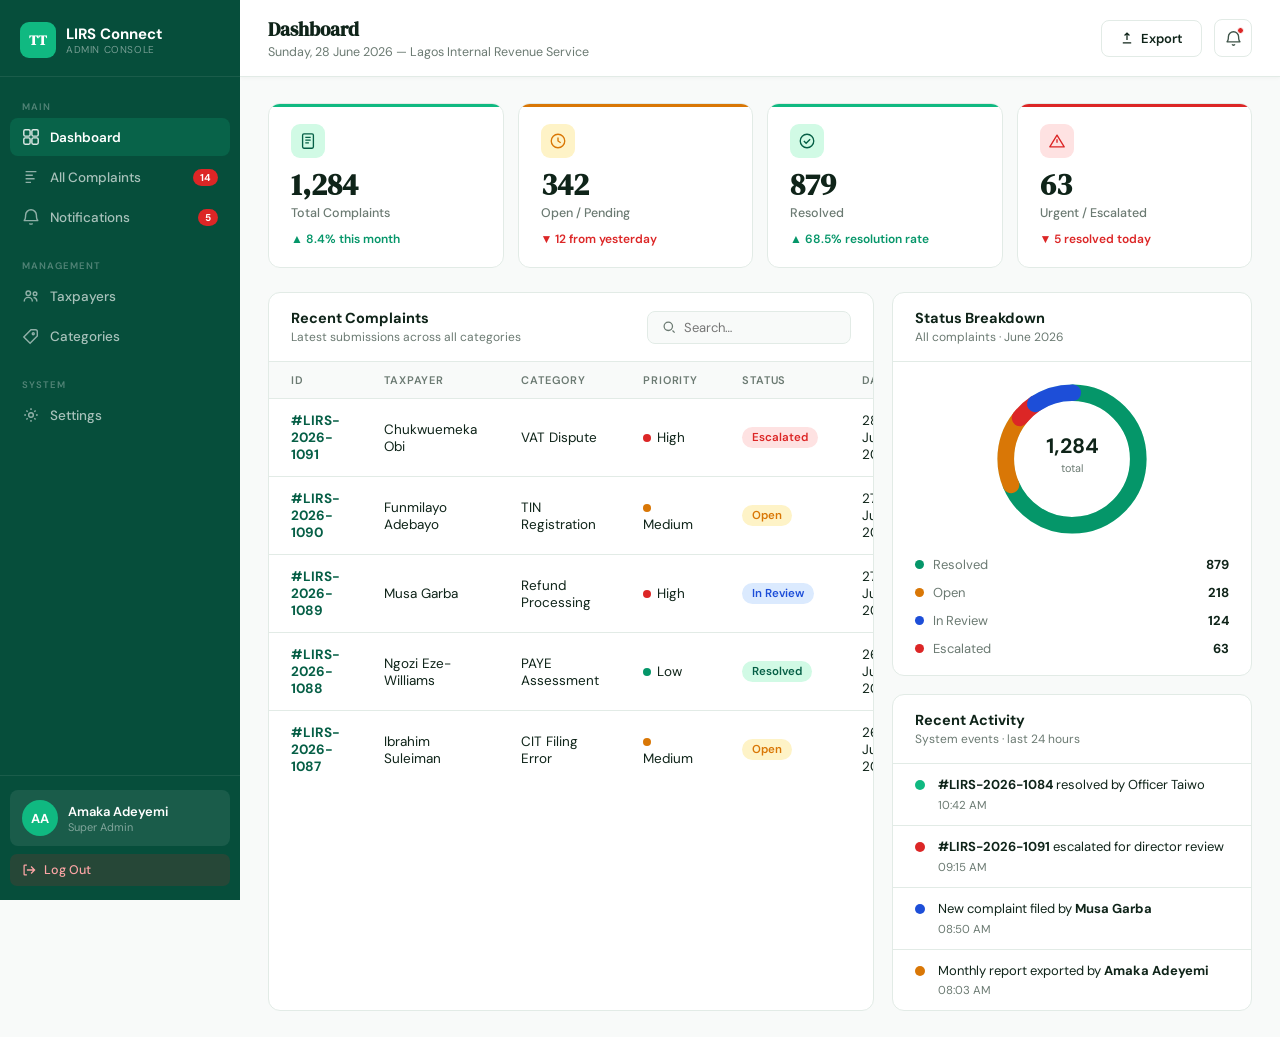
<file: admin-dashboard.html>
<!doctype html>
<html lang="en">
  <head>
    <meta charset="UTF-8" />
    <meta name="viewport" content="width=device-width,initial-scale=1.0" />
    <title>LIRS Connect | Admin Dashboard</title>
    <link
      href="https://fonts.googleapis.com/css2?family=DM+Serif+Display:ital@0;1&family=DM+Sans:wght@400;500;600;700&display=swap"
      rel="stylesheet"
    />
    <style>
      *,
      *::before,
      *::after {
        box-sizing: border-box;
        margin: 0;
        padding: 0;
      }

      :root {
        --green: #10b981;
        --green-dark: #059669;
        --green-deep: #064e3b;
        --green-mid: #065f46;
        --green-light: #d1fae5;
        --green-faint: #f0fdf8;
        --amber: #d97706;
        --amber-light: #fef3c7;
        --red: #dc2626;
        --red-light: #fee2e2;
        --blue: #1d4ed8;
        --blue-light: #dbeafe;
        --white: #ffffff;
        --off-white: #f8faf9;
        --border: #e2ebe6;
        --text: #0f2419;
        --text-dim: #3f5449;
        --text-muted: #6b7a72;
        --sidebar-w: 240px;
        --serif: "DM Serif Display", serif;
        --sans: "DM Sans", sans-serif;
      }

      body {
        font-family: var(--sans);
        background: var(--off-white);
        color: var(--text);
        min-height: 100vh;
        display: flex;
      }
      h1,
      h2,
      h3 {
        font-family: var(--serif);
      }

      /* SIDEBAR */
      .sidebar {
        width: var(--sidebar-w);
        background: var(--green-deep);
        display: flex;
        flex-direction: column;
        flex-shrink: 0;
        position: sticky;
        top: 0;
        height: 100vh;
        overflow-y: auto;
      }
      .sidebar-brand {
        padding: 22px 20px 18px;
        border-bottom: 1px solid rgba(255, 255, 255, 0.08);
        display: flex;
        align-items: center;
        gap: 10px;
      }
      .brand-icon {
        width: 36px;
        height: 36px;
        background: var(--green);
        border-radius: 9px;
        display: flex;
        align-items: center;
        justify-content: center;
        font-family: var(--serif);
        font-size: 14px;
        font-weight: 700;
        color: white;
        flex-shrink: 0;
      }
      .brand-text .b-name {
        font-size: 15px;
        font-weight: 700;
        color: white;
        line-height: 1.2;
      }
      .brand-text .b-sub {
        font-size: 10px;
        color: rgba(255, 255, 255, 0.45);
        text-transform: uppercase;
        letter-spacing: 0.06em;
      }
      .sidebar-nav {
        flex: 1;
        padding: 14px 10px;
      }
      .nav-label {
        font-size: 9.5px;
        font-weight: 600;
        letter-spacing: 0.1em;
        text-transform: uppercase;
        color: rgba(255, 255, 255, 0.3);
        padding: 10px 12px 5px;
      }
      .nav-item {
        display: flex;
        align-items: center;
        gap: 10px;
        padding: 10px 12px;
        border-radius: 8px;
        font-size: 13.5px;
        font-weight: 500;
        color: rgba(255, 255, 255, 0.65);
        cursor: pointer;
        transition:
          background 0.15s,
          color 0.15s;
        margin-bottom: 2px;
        user-select: none;
      }
      .nav-item:hover {
        background: rgba(255, 255, 255, 0.08);
        color: #fff;
      }
      .nav-item.active {
        background: rgba(16, 185, 129, 0.2);
        color: #fff;
        font-weight: 600;
      }
      .nav-icon {
        width: 18px;
        height: 18px;
        flex-shrink: 0;
        opacity: 0.85;
      }
      .nav-badge {
        margin-left: auto;
        background: var(--red);
        color: #fff;
        font-size: 10px;
        font-weight: 700;
        border-radius: 20px;
        padding: 2px 7px;
      }
      .sidebar-footer {
        padding: 14px 10px;
        border-top: 1px solid rgba(255, 255, 255, 0.08);
      }
      .admin-card {
        display: flex;
        align-items: center;
        gap: 10px;
        padding: 10px 12px;
        border-radius: 8px;
        background: rgba(255, 255, 255, 0.08);
        margin-bottom: 8px;
      }
      .admin-avatar {
        width: 36px;
        height: 36px;
        border-radius: 50%;
        background: var(--green);
        display: flex;
        align-items: center;
        justify-content: center;
        font-weight: 700;
        font-size: 13px;
        color: white;
        flex-shrink: 0;
      }
      .admin-name {
        font-size: 13px;
        font-weight: 600;
        color: #fff;
        white-space: nowrap;
        overflow: hidden;
        text-overflow: ellipsis;
      }
      .admin-role {
        font-size: 11px;
        color: rgba(255, 255, 255, 0.45);
      }
      .logout-btn {
        display: flex;
        align-items: center;
        gap: 8px;
        padding: 8px 12px;
        border-radius: 7px;
        background: rgba(220, 38, 38, 0.15);
        color: #fca5a5;
        font-size: 12.5px;
        font-weight: 500;
        cursor: pointer;
        border: none;
        width: 100%;
        text-align: left;
        text-decoration: none;
        transition: background 0.15s;
      }
      .logout-btn:hover {
        background: rgba(220, 38, 38, 0.28);
      }
      .logout-btn svg {
        width: 14px;
        height: 14px;
        flex-shrink: 0;
      }

      /* MAIN */
      .main {
        flex: 1;
        display: flex;
        flex-direction: column;
        overflow-x: hidden;
        min-width: 0;
      }

      /* TOPBAR */
      .topbar {
        display: flex;
        align-items: center;
        justify-content: space-between;
        padding: 16px 28px;
        border-bottom: 1px solid var(--border);
        background: #fff;
        position: sticky;
        top: 0;
        z-index: 10;
        box-shadow: 0 1px 4px rgba(0, 0, 0, 0.04);
      }
      .topbar-left h1 {
        font-size: 19px;
        font-weight: 700;
        color: var(--text);
      }
      .topbar-left p {
        font-size: 12.5px;
        color: var(--text-muted);
        margin-top: 2px;
      }
      .topbar-right {
        display: flex;
        align-items: center;
        gap: 12px;
      }
      .btn {
        display: inline-flex;
        align-items: center;
        gap: 7px;
        padding: 9px 18px;
        border-radius: 8px;
        font-size: 13px;
        font-weight: 600;
        cursor: pointer;
        border: none;
        transition:
          opacity 0.15s,
          background 0.15s;
        font-family: var(--sans);
      }
      .btn svg {
        width: 14px;
        height: 14px;
      }
      .btn:hover {
        opacity: 0.88;
      }
      .btn-primary {
        background: var(--green);
        color: #fff;
      }
      .btn-ghost {
        background: #fff;
        color: var(--text);
        border: 1.5px solid var(--border);
      }
      .notif-btn {
        width: 38px;
        height: 38px;
        border-radius: 8px;
        background: #fff;
        border: 1.5px solid var(--border);
        display: flex;
        align-items: center;
        justify-content: center;
        cursor: pointer;
        position: relative;
        color: var(--text-dim);
      }
      .notif-btn svg {
        width: 17px;
        height: 17px;
      }
      .notif-dot {
        position: absolute;
        top: 7px;
        right: 7px;
        width: 7px;
        height: 7px;
        background: var(--red);
        border-radius: 50%;
        border: 1.5px solid #fff;
      }

      /* CONTENT AREA */
      .content {
        padding: 26px 28px;
        flex: 1;
      }
      .tab-page {
        display: none;
      }
      .tab-page.active {
        display: block;
      }

      /* KPI GRID */
      .kpi-grid {
        display: grid;
        grid-template-columns: repeat(4, 1fr);
        gap: 14px;
        margin-bottom: 24px;
      }
      .kpi-card {
        background: #fff;
        border: 1.5px solid var(--border);
        border-radius: 12px;
        padding: 20px 22px;
        position: relative;
        overflow: hidden;
        transition: box-shadow 0.15s;
      }
      .kpi-card:hover {
        box-shadow: 0 4px 16px rgba(6, 78, 59, 0.1);
      }
      .kpi-card::before {
        content: "";
        position: absolute;
        top: 0;
        left: 0;
        right: 0;
        height: 3px;
        border-radius: 12px 12px 0 0;
      }
      .kpi-card.c-green::before {
        background: var(--green);
      }
      .kpi-card.c-amber::before {
        background: var(--amber);
      }
      .kpi-card.c-red::before {
        background: var(--red);
      }
      .kpi-card.c-blue::before {
        background: var(--blue);
      }
      .kpi-icon {
        width: 34px;
        height: 34px;
        border-radius: 9px;
        display: flex;
        align-items: center;
        justify-content: center;
        margin-bottom: 12px;
      }
      .kpi-icon svg {
        width: 18px;
        height: 18px;
      }
      .kpi-card.c-green .kpi-icon {
        background: var(--green-light);
        color: var(--green-mid);
      }
      .kpi-card.c-amber .kpi-icon {
        background: var(--amber-light);
        color: var(--amber);
      }
      .kpi-card.c-red .kpi-icon {
        background: var(--red-light);
        color: var(--red);
      }
      .kpi-card.c-blue .kpi-icon {
        background: var(--blue-light);
        color: var(--blue);
      }
      .kpi-value {
        font-size: 30px;
        font-weight: 700;
        font-family: var(--serif);
        line-height: 1;
        margin-bottom: 5px;
        color: var(--text);
      }
      .kpi-label {
        font-size: 12.5px;
        color: var(--text-muted);
        font-weight: 500;
      }
      .kpi-delta {
        margin-top: 10px;
        font-size: 12px;
        font-weight: 600;
        display: flex;
        align-items: center;
        gap: 4px;
      }
      .delta-up {
        color: var(--green-dark);
      }
      .delta-down {
        color: var(--red);
      }

      /* BOTTOM GRID */
      .bottom-grid {
        display: grid;
        grid-template-columns: 1fr 360px;
        gap: 18px;
      }

      /* PANEL */
      .panel {
        background: #fff;
        border: 1.5px solid var(--border);
        border-radius: 12px;
        overflow: hidden;
      }
      .panel-header {
        display: flex;
        align-items: center;
        justify-content: space-between;
        padding: 16px 22px;
        border-bottom: 1.5px solid var(--border);
      }
      .panel-title {
        font-size: 14.5px;
        font-weight: 700;
        color: var(--text);
      }
      .panel-sub {
        font-size: 12px;
        color: var(--text-muted);
        margin-top: 2px;
      }

      /* TABLE */
      .table-wrap {
        overflow-x: auto;
      }
      table {
        width: 100%;
        border-collapse: collapse;
      }
      thead th {
        font-size: 11px;
        font-weight: 600;
        letter-spacing: 0.08em;
        text-transform: uppercase;
        color: var(--text-muted);
        padding: 11px 22px;
        text-align: left;
        border-bottom: 1.5px solid var(--border);
        background: var(--off-white);
      }
      tbody tr {
        border-bottom: 1px solid var(--border);
        transition: background 0.1s;
      }
      tbody tr:last-child {
        border-bottom: none;
      }
      tbody tr:hover {
        background: var(--green-faint);
      }
      td {
        padding: 13px 22px;
        font-size: 13.5px;
        vertical-align: middle;
        color: var(--text);
      }
      .cid {
        font-weight: 700;
        color: var(--green-mid);
      }

      /* BADGES */
      .badge {
        display: inline-block;
        padding: 3px 10px;
        border-radius: 20px;
        font-size: 11.5px;
        font-weight: 600;
      }
      .badge-open {
        background: var(--amber-light);
        color: var(--amber);
      }
      .badge-resolved {
        background: var(--green-light);
        color: var(--green-mid);
      }
      .badge-pending {
        background: var(--blue-light);
        color: var(--blue);
      }
      .badge-urgent {
        background: var(--red-light);
        color: var(--red);
      }

      /* PRIORITY */
      .pdot {
        width: 8px;
        height: 8px;
        border-radius: 50%;
        display: inline-block;
        margin-right: 6px;
      }
      .p-high {
        background: var(--red);
      }
      .p-medium {
        background: var(--amber);
      }
      .p-low {
        background: var(--green-dark);
      }

      /* SEARCH BAR */
      .search-bar {
        display: flex;
        align-items: center;
        background: var(--off-white);
        border: 1.5px solid var(--border);
        border-radius: 8px;
        padding: 7px 14px;
        gap: 8px;
        font-size: 13px;
        color: var(--text-muted);
        min-width: 200px;
      }
      .search-bar svg {
        width: 14px;
        height: 14px;
        flex-shrink: 0;
      }
      .search-bar input {
        border: none;
        background: transparent;
        outline: none;
        font-size: 13px;
        color: var(--text);
        font-family: var(--sans);
        width: 100%;
      }

      /* FILTER ROW */
      .filter-row {
        display: flex;
        gap: 10px;
        padding: 14px 22px;
        border-bottom: 1.5px solid var(--border);
        background: var(--off-white);
        flex-wrap: wrap;
      }
      .filter-chip {
        padding: 6px 14px;
        border-radius: 20px;
        font-size: 12px;
        font-weight: 600;
        cursor: pointer;
        border: 1.5px solid var(--border);
        background: #fff;
        color: var(--text-muted);
        transition: all 0.15s;
        user-select: none;
      }
      .filter-chip.active,
      .filter-chip:hover {
        background: var(--green);
        color: #fff;
        border-color: var(--green);
      }

      /* RIGHT COL */
      .right-col {
        display: flex;
        flex-direction: column;
        gap: 18px;
      }

      /* DONUT */
      .donut-wrap {
        display: flex;
        justify-content: center;
        padding: 22px;
      }
      .donut-svg {
        width: 150px;
        height: 150px;
      }
      .donut-legend {
        padding: 0 22px 18px;
        display: flex;
        flex-direction: column;
        gap: 11px;
      }
      .legend-row {
        display: flex;
        align-items: center;
        justify-content: space-between;
        font-size: 13px;
      }
      .legend-left {
        display: flex;
        align-items: center;
        gap: 9px;
        color: var(--text-muted);
      }
      .legend-dot {
        width: 9px;
        height: 9px;
        border-radius: 50%;
        flex-shrink: 0;
      }
      .legend-val {
        font-weight: 700;
        font-size: 13px;
        color: var(--text);
      }

      /* ACTIVITY */
      .activity-item {
        display: flex;
        gap: 13px;
        padding: 12px 22px;
        border-bottom: 1px solid var(--border);
      }
      .activity-item:last-child {
        border-bottom: none;
      }
      .a-dot {
        width: 10px;
        height: 10px;
        border-radius: 50%;
        flex-shrink: 0;
        margin-top: 4px;
      }
      .activity-text {
        font-size: 13px;
        line-height: 1.45;
        color: var(--text);
      }
      .activity-time {
        font-size: 11.5px;
        color: var(--text-muted);
        margin-top: 3px;
      }

      /* NOTIFICATIONS */
      .notif-item {
        display: flex;
        gap: 14px;
        padding: 16px 22px;
        border-bottom: 1px solid var(--border);
        transition: background 0.1s;
        cursor: pointer;
      }
      .notif-item:last-child {
        border-bottom: none;
      }
      .notif-item:hover {
        background: var(--green-faint);
      }
      .notif-item.unread {
        background: #f0fdf8;
      }
      .notif-icon-wrap {
        width: 38px;
        height: 38px;
        border-radius: 10px;
        display: flex;
        align-items: center;
        justify-content: center;
        flex-shrink: 0;
      }
      .notif-icon-wrap svg {
        width: 18px;
        height: 18px;
      }
      .ni-green {
        background: var(--green-light);
        color: var(--green-mid);
      }
      .ni-red {
        background: var(--red-light);
        color: var(--red);
      }
      .ni-amber {
        background: var(--amber-light);
        color: var(--amber);
      }
      .ni-blue {
        background: var(--blue-light);
        color: var(--blue);
      }
      .notif-body {
        flex: 1;
      }
      .notif-title {
        font-size: 13.5px;
        font-weight: 600;
        color: var(--text);
      }
      .notif-desc {
        font-size: 12.5px;
        color: var(--text-muted);
        margin-top: 3px;
        line-height: 1.4;
      }
      .notif-time {
        font-size: 11.5px;
        color: var(--text-muted);
        margin-top: 5px;
      }
      .unread-dot {
        width: 8px;
        height: 8px;
        border-radius: 50%;
        background: var(--green);
        flex-shrink: 0;
        margin-top: 6px;
      }

      /* TAXPAYERS */
      .taxpayer-card {
        display: grid;
        grid-template-columns: repeat(3, 1fr);
        gap: 14px;
        padding: 22px;
      }
      .tp-card {
        background: var(--off-white);
        border: 1.5px solid var(--border);
        border-radius: 10px;
        padding: 16px;
        transition: box-shadow 0.15s;
      }
      .tp-card:hover {
        box-shadow: 0 4px 12px rgba(6, 78, 59, 0.1);
      }
      .tp-avatar {
        width: 42px;
        height: 42px;
        border-radius: 50%;
        background: linear-gradient(135deg, var(--green), var(--green-dark));
        display: flex;
        align-items: center;
        justify-content: center;
        font-weight: 700;
        font-size: 15px;
        color: #fff;
        margin-bottom: 10px;
      }
      .tp-name {
        font-size: 13.5px;
        font-weight: 700;
        color: var(--text);
      }
      .tp-tin {
        font-size: 11px;
        color: var(--text-muted);
        margin-top: 2px;
      }
      .tp-stat {
        display: flex;
        justify-content: space-between;
        margin-top: 12px;
        padding-top: 10px;
        border-top: 1px solid var(--border);
      }
      .tp-stat-item {
        text-align: center;
      }
      .tp-stat-val {
        font-size: 16px;
        font-weight: 700;
        color: var(--green-mid);
      }
      .tp-stat-lbl {
        font-size: 10.5px;
        color: var(--text-muted);
        margin-top: 2px;
      }

      /* CATEGORIES */
      .cat-grid {
        display: grid;
        grid-template-columns: repeat(2, 1fr);
        gap: 14px;
        padding: 22px;
      }
      .cat-card {
        background: var(--off-white);
        border: 1.5px solid var(--border);
        border-radius: 10px;
        padding: 18px;
      }
      .cat-icon {
        width: 40px;
        height: 40px;
        border-radius: 10px;
        background: var(--green-light);
        color: var(--green-mid);
        display: flex;
        align-items: center;
        justify-content: center;
        margin-bottom: 10px;
      }
      .cat-icon svg {
        width: 20px;
        height: 20px;
      }
      .cat-name {
        font-size: 14px;
        font-weight: 700;
        color: var(--text);
      }
      .cat-count {
        font-family: var(--serif);
        font-size: 22px;
        font-weight: 700;
        color: var(--green-mid);
        margin-top: 6px;
      }
      .cat-bar-bg {
        height: 6px;
        background: var(--green-light);
        border-radius: 4px;
        margin-top: 10px;
        overflow: hidden;
      }
      .cat-bar-fill {
        height: 100%;
        background: var(--green);
        border-radius: 4px;
      }

      /* REPORTS */
      .report-list {
        padding: 8px 0;
      }
      .report-item {
        display: flex;
        align-items: center;
        justify-content: space-between;
        padding: 14px 22px;
        border-bottom: 1px solid var(--border);
      }
      .report-item:last-child {
        border-bottom: none;
      }
      .report-left {
        display: flex;
        align-items: center;
        gap: 14px;
      }
      .report-icon {
        width: 40px;
        height: 40px;
        border-radius: 10px;
        background: var(--green-light);
        color: var(--green-mid);
        display: flex;
        align-items: center;
        justify-content: center;
      }
      .report-icon svg {
        width: 18px;
        height: 18px;
      }
      .report-name {
        font-size: 13.5px;
        font-weight: 600;
        color: var(--text);
      }
      .report-meta {
        font-size: 12px;
        color: var(--text-muted);
        margin-top: 2px;
      }
      .btn-sm {
        padding: 7px 14px;
        font-size: 12px;
        border-radius: 7px;
      }

      /* SETTINGS */
      .settings-grid {
        display: grid;
        grid-template-columns: 220px 1fr;
        gap: 0;
      }
      .settings-nav {
        border-right: 1.5px solid var(--border);
        padding: 16px 0;
      }
      .settings-nav-item {
        display: flex;
        align-items: center;
        gap: 9px;
        padding: 10px 22px;
        font-size: 13.5px;
        font-weight: 500;
        color: var(--text-muted);
        cursor: pointer;
        transition: all 0.15s;
        border-left: 3px solid transparent;
      }
      .settings-nav-item svg {
        width: 15px;
        height: 15px;
        flex-shrink: 0;
      }
      .settings-nav-item:hover {
        background: var(--green-faint);
        color: var(--green-mid);
      }
      .settings-nav-item.active {
        background: var(--green-faint);
        color: var(--green-mid);
        border-left-color: var(--green);
        font-weight: 600;
      }
      .settings-body {
        padding: 26px;
      }
      .settings-section {
        margin-bottom: 28px;
      }
      .settings-section h3 {
        font-size: 14px;
        font-weight: 700;
        color: var(--text);
        margin-bottom: 16px;
        padding-bottom: 10px;
        border-bottom: 1.5px solid var(--border);
      }
      .form-row {
        display: grid;
        grid-template-columns: 1fr 1fr;
        gap: 16px;
        margin-bottom: 14px;
      }
      .form-group {
        display: flex;
        flex-direction: column;
        gap: 5px;
      }
      .form-group.full {
        grid-column: 1/-1;
      }
      label {
        font-size: 12px;
        font-weight: 600;
        color: var(--text-muted);
        text-transform: uppercase;
        letter-spacing: 0.05em;
      }
      input[type="text"],
      input[type="email"],
      select,
      textarea {
        width: 100%;
        padding: 9px 12px;
        border: 1.5px solid var(--border);
        border-radius: 8px;
        font-size: 13.5px;
        font-family: var(--sans);
        color: var(--text);
        background: #fff;
        outline: none;
        transition: border-color 0.15s;
      }
      input[type="text"]:focus,
      input[type="email"]:focus,
      select:focus,
      textarea:focus {
        border-color: var(--green);
      }
      textarea {
        resize: vertical;
        min-height: 80px;
      }
      .toggle-row {
        display: flex;
        align-items: center;
        justify-content: space-between;
        padding: 12px 0;
        border-bottom: 1px solid var(--border);
      }
      .toggle-row:last-child {
        border-bottom: none;
      }
      .toggle-info strong {
        font-size: 13.5px;
        color: var(--text);
        display: block;
      }
      .toggle-info span {
        font-size: 12px;
        color: var(--text-muted);
      }
      .toggle {
        width: 44px;
        height: 24px;
        background: var(--border);
        border-radius: 12px;
        position: relative;
        cursor: pointer;
        transition: background 0.2s;
        flex-shrink: 0;
      }
      .toggle.on {
        background: var(--green);
      }
      .toggle::after {
        content: "";
        position: absolute;
        top: 3px;
        left: 3px;
        width: 18px;
        height: 18px;
        background: #fff;
        border-radius: 50%;
        transition: transform 0.2s;
        box-shadow: 0 1px 3px rgba(0, 0, 0, 0.2);
      }
      .toggle.on::after {
        transform: translateX(20px);
      }

      /* AUDIT LOG */
      .audit-item {
        display: flex;
        gap: 16px;
        padding: 14px 22px;
        border-bottom: 1px solid var(--border);
        align-items: flex-start;
      }
      .audit-item:last-child {
        border-bottom: none;
      }
      .audit-icon {
        width: 34px;
        height: 34px;
        border-radius: 8px;
        display: flex;
        align-items: center;
        justify-content: center;
        flex-shrink: 0;
      }
      .audit-icon svg {
        width: 16px;
        height: 16px;
      }
      .audit-body {
        flex: 1;
      }
      .audit-action {
        font-size: 13.5px;
        font-weight: 600;
        color: var(--text);
      }
      .audit-detail {
        font-size: 12.5px;
        color: var(--text-muted);
        margin-top: 2px;
      }
      .audit-meta {
        display: flex;
        gap: 16px;
        margin-top: 6px;
      }
      .audit-user {
        font-size: 12px;
        color: var(--green-mid);
        font-weight: 600;
      }
      .audit-ts {
        font-size: 12px;
        color: var(--text-muted);
      }

      /* SCROLLBAR */
      ::-webkit-scrollbar {
        width: 5px;
      }
      ::-webkit-scrollbar-track {
        background: var(--off-white);
      }
      ::-webkit-scrollbar-thumb {
        background: var(--green-light);
        border-radius: 4px;
      }
    </style>
  </head>
  <body>
    <!-- SIDEBAR -->
    <aside class="sidebar">
      <div class="sidebar-brand">
        <div class="brand-icon">TT</div>
        <div class="brand-text">
          <div class="b-name">LIRS Connect</div>
          <div class="b-sub">Admin Console</div>
        </div>
      </div>
      <nav class="sidebar-nav">
        <div class="nav-label">Main</div>
        <div class="nav-item active" onclick="showTab('dashboard', this)">
          <svg
            class="nav-icon"
            viewBox="0 0 20 20"
            fill="none"
            stroke="currentColor"
            stroke-width="1.6"
          >
            <rect x="2" y="2" width="7" height="7" rx="1.5" />
            <rect x="11" y="2" width="7" height="7" rx="1.5" />
            <rect x="2" y="11" width="7" height="7" rx="1.5" />
            <rect x="11" y="11" width="7" height="7" rx="1.5" />
          </svg>
          Dashboard
        </div>
        <div class="nav-item" onclick="showTab('complaints', this)">
          <svg
            class="nav-icon"
            viewBox="0 0 20 20"
            fill="none"
            stroke="currentColor"
            stroke-width="1.6"
          >
            <path d="M4 4h12M4 8h8M4 12h10M4 16h6" />
          </svg>
          All Complaints<span class="nav-badge">14</span>
        </div>
        <div class="nav-item" onclick="showTab('notifications', this)">
          <svg
            class="nav-icon"
            viewBox="0 0 20 20"
            fill="none"
            stroke="currentColor"
            stroke-width="1.6"
          >
            <path
              d="M10 2a6 6 0 0 0-6 6c0 5-2 6-2 6h16s-2-1-2-6a6 6 0 0 0-6-6z"
            />
            <path d="M11.7 17a2 2 0 0 1-3.4 0" />
          </svg>
          Notifications<span class="nav-badge">5</span>
        </div>

        <div class="nav-label" style="margin-top: 14px">Management</div>
        <div class="nav-item" onclick="showTab('taxpayers', this)">
          <svg
            class="nav-icon"
            viewBox="0 0 20 20"
            fill="none"
            stroke="currentColor"
            stroke-width="1.6"
          >
            <circle cx="7" cy="7" r="2.5" />
            <path d="M2.5 16c0-2.5 2-4.5 4.5-4.5s4.5 2 4.5 4.5" />
            <circle cx="14.5" cy="7.5" r="2" />
            <path d="M12.8 11.6c2 .3 3.7 2 3.7 4.4" />
          </svg>
          Taxpayers
        </div>
        <div class="nav-item" onclick="showTab('categories', this)">
          <svg
            class="nav-icon"
            viewBox="0 0 20 20"
            fill="none"
            stroke="currentColor"
            stroke-width="1.6"
          >
            <path d="M10 3h5a2 2 0 0 1 2 2v5l-8 8-7-7 8-8z" />
            <circle cx="12.5" cy="7.5" r="1.1" />
          </svg>
          Categories
        </div>

        <div class="nav-label" style="margin-top: 14px">System</div>
        <div class="nav-item" onclick="showTab('settings', this)">
          <svg
            class="nav-icon"
            viewBox="0 0 20 20"
            fill="none"
            stroke="currentColor"
            stroke-width="1.6"
          >
            <circle cx="10" cy="10" r="2.6" />
            <path
              d="M10 2.5v2M10 15.5v2M17.5 10h-2M4.5 10h-2M15.1 4.9l-1.4 1.4M6.3 13.7l-1.4 1.4M15.1 15.1l-1.4-1.4M6.3 6.3 4.9 4.9"
            />
          </svg>
          Settings
        </div>
      </nav>
      <div class="sidebar-footer">
        <div class="admin-card">
          <div class="admin-avatar" id="admin-avatar">AA</div>
          <div>
            <div class="admin-name" id="admin-name">Amaka Adeyemi</div>
            <div class="admin-role">Super Admin</div>
          </div>
        </div>
        <a href="index.html" class="logout-btn" id="logout-btn">
          <svg
            viewBox="0 0 20 20"
            fill="none"
            stroke="currentColor"
            stroke-width="1.8"
          >
            <path d="M13 15l5-5-5-5M18 10H7" />
            <path d="M7 3H4a1 1 0 0 0-1 1v12a1 1 0 0 0 1 1h3" />
          </svg>
          Log Out
        </a>
      </div>
    </aside>

    <!-- MAIN -->
    <div class="main">
      <!-- TOPBAR -->
      <header class="topbar">
        <div class="topbar-left">
          <h1 id="page-title">Dashboard</h1>
          <p>Sunday, 28 June 2026 &mdash; Lagos Internal Revenue Service</p>
        </div>
        <div class="topbar-right">
          <button class="btn btn-ghost">
            <svg
              viewBox="0 0 20 20"
              fill="none"
              stroke="currentColor"
              stroke-width="1.8"
            >
              <path d="M10 13V3M6.5 6.5 10 3l3.5 3.5M4 17h12" />
            </svg>
            Export
          </button>
          <div class="notif-btn" onclick="showTab('notifications', null)">
            <svg
              viewBox="0 0 20 20"
              fill="none"
              stroke="currentColor"
              stroke-width="1.6"
            >
              <path
                d="M10 2a6 6 0 0 0-6 6c0 5-2 6-2 6h16s-2-1-2-6a6 6 0 0 0-6-6z"
              />
              <path d="M11.7 17a2 2 0 0 1-3.4 0" />
            </svg>
            <div class="notif-dot"></div>
          </div>
        </div>
      </header>

      <div class="content">
        <!-- ══════════════ DASHBOARD TAB ══════════════ -->
        <div class="tab-page active" id="tab-dashboard">
          <div class="kpi-grid">
            <div class="kpi-card c-green">
              <div class="kpi-icon">
                <svg
                  viewBox="0 0 20 20"
                  fill="none"
                  stroke="currentColor"
                  stroke-width="1.5"
                >
                  <rect x="4" y="2" width="12" height="16" rx="1.5" />
                  <path d="M7 6h6M7 9h6M7 12h4" />
                </svg>
              </div>
              <div class="kpi-value">1,284</div>
              <div class="kpi-label">Total Complaints</div>
              <div class="kpi-delta delta-up">▲ 8.4% this month</div>
            </div>
            <div class="kpi-card c-amber">
              <div class="kpi-icon">
                <svg
                  viewBox="0 0 20 20"
                  fill="none"
                  stroke="currentColor"
                  stroke-width="1.5"
                >
                  <circle cx="10" cy="10" r="7.5" />
                  <path d="M10 6v4l3 2" />
                </svg>
              </div>
              <div class="kpi-value">342</div>
              <div class="kpi-label">Open / Pending</div>
              <div class="kpi-delta delta-down">▼ 12 from yesterday</div>
            </div>
            <div class="kpi-card c-green">
              <div class="kpi-icon">
                <svg
                  viewBox="0 0 20 20"
                  fill="none"
                  stroke="currentColor"
                  stroke-width="1.5"
                >
                  <circle cx="10" cy="10" r="7.5" />
                  <path d="m6.5 10 2.5 2.5 4.5-4.5" />
                </svg>
              </div>
              <div class="kpi-value">879</div>
              <div class="kpi-label">Resolved</div>
              <div class="kpi-delta delta-up">▲ 68.5% resolution rate</div>
            </div>
            <div class="kpi-card c-red">
              <div class="kpi-icon">
                <svg
                  viewBox="0 0 20 20"
                  fill="none"
                  stroke="currentColor"
                  stroke-width="1.5"
                >
                  <path d="M10 3.5 18 16.5H2Z" stroke-linejoin="round" />
                  <path d="M10 8v4M10 14h.01" />
                </svg>
              </div>
              <div class="kpi-value">63</div>
              <div class="kpi-label">Urgent / Escalated</div>
              <div class="kpi-delta delta-down">▼ 5 resolved today</div>
            </div>
          </div>

          <div class="bottom-grid">
            <div class="panel">
              <div class="panel-header">
                <div>
                  <div class="panel-title">Recent Complaints</div>
                  <div class="panel-sub">
                    Latest submissions across all categories
                  </div>
                </div>
                <div class="search-bar">
                  <svg
                    viewBox="0 0 20 20"
                    fill="none"
                    stroke="currentColor"
                    stroke-width="1.8"
                  >
                    <circle cx="9" cy="9" r="6" />
                    <path d="M15 15l3 3" />
                  </svg>
                  <input placeholder="Search…" />
                </div>
              </div>
              <div class="table-wrap">
                <table>
                  <thead>
                    <tr>
                      <th>ID</th>
                      <th>Taxpayer</th>
                      <th>Category</th>
                      <th>Priority</th>
                      <th>Status</th>
                      <th>Date</th>
                    </tr>
                  </thead>
                  <tbody>
                    <tr>
                      <td><span class="cid">#LIRS-2026-1091</span></td>
                      <td>Chukwuemeka Obi</td>
                      <td>VAT Dispute</td>
                      <td><span class="pdot p-high"></span>High</td>
                      <td><span class="badge badge-urgent">Escalated</span></td>
                      <td>28 Jun 2026</td>
                    </tr>
                    <tr>
                      <td><span class="cid">#LIRS-2026-1090</span></td>
                      <td>Funmilayo Adebayo</td>
                      <td>TIN Registration</td>
                      <td><span class="pdot p-medium"></span>Medium</td>
                      <td><span class="badge badge-open">Open</span></td>
                      <td>27 Jun 2026</td>
                    </tr>
                    <tr>
                      <td><span class="cid">#LIRS-2026-1089</span></td>
                      <td>Musa Garba</td>
                      <td>Refund Processing</td>
                      <td><span class="pdot p-high"></span>High</td>
                      <td>
                        <span class="badge badge-pending">In Review</span>
                      </td>
                      <td>27 Jun 2026</td>
                    </tr>
                    <tr>
                      <td><span class="cid">#LIRS-2026-1088</span></td>
                      <td>Ngozi Eze-Williams</td>
                      <td>PAYE Assessment</td>
                      <td><span class="pdot p-low"></span>Low</td>
                      <td>
                        <span class="badge badge-resolved">Resolved</span>
                      </td>
                      <td>26 Jun 2026</td>
                    </tr>
                    <tr>
                      <td><span class="cid">#LIRS-2026-1087</span></td>
                      <td>Ibrahim Suleiman</td>
                      <td>CIT Filing Error</td>
                      <td><span class="pdot p-medium"></span>Medium</td>
                      <td><span class="badge badge-open">Open</span></td>
                      <td>26 Jun 2026</td>
                    </tr>
                  </tbody>
                </table>
              </div>
            </div>
            <div class="right-col">
              <div class="panel">
                <div class="panel-header">
                  <div>
                    <div class="panel-title">Status Breakdown</div>
                    <div class="panel-sub">All complaints · June 2026</div>
                  </div>
                </div>
                <div class="donut-wrap">
                  <svg class="donut-svg" viewBox="0 0 36 36">
                    <circle
                      cx="18"
                      cy="18"
                      r="15.9"
                      fill="none"
                      stroke="#D1FAE5"
                      stroke-width="4"
                    />
                    <circle
                      cx="18"
                      cy="18"
                      r="15.9"
                      fill="none"
                      stroke="#059669"
                      stroke-width="4"
                      stroke-dasharray="68.5 31.5"
                      stroke-dashoffset="25"
                      stroke-linecap="round"
                    />
                    <circle
                      cx="18"
                      cy="18"
                      r="15.9"
                      fill="none"
                      stroke="#D97706"
                      stroke-width="4"
                      stroke-dasharray="17 83"
                      stroke-dashoffset="-43.5"
                      stroke-linecap="round"
                    />
                    <circle
                      cx="18"
                      cy="18"
                      r="15.9"
                      fill="none"
                      stroke="#DC2626"
                      stroke-width="4"
                      stroke-dasharray="5 95"
                      stroke-dashoffset="-60.5"
                      stroke-linecap="round"
                    />
                    <circle
                      cx="18"
                      cy="18"
                      r="15.9"
                      fill="none"
                      stroke="#1D4ED8"
                      stroke-width="4"
                      stroke-dasharray="9.5 90.5"
                      stroke-dashoffset="-65.5"
                      stroke-linecap="round"
                    />
                    <text
                      x="18"
                      y="16.5"
                      text-anchor="middle"
                      font-size="5"
                      fill="#0F2419"
                      font-weight="700"
                    >
                      1,284
                    </text>
                    <text
                      x="18"
                      y="21"
                      text-anchor="middle"
                      font-size="2.6"
                      fill="#6B7A72"
                    >
                      total
                    </text>
                  </svg>
                </div>
                <div class="donut-legend">
                  <div class="legend-row">
                    <span class="legend-left"
                      ><span
                        class="legend-dot"
                        style="background: var(--green-dark)"
                      ></span
                      >Resolved</span
                    ><span class="legend-val">879</span>
                  </div>
                  <div class="legend-row">
                    <span class="legend-left"
                      ><span
                        class="legend-dot"
                        style="background: var(--amber)"
                      ></span
                      >Open</span
                    ><span class="legend-val">218</span>
                  </div>
                  <div class="legend-row">
                    <span class="legend-left"
                      ><span
                        class="legend-dot"
                        style="background: var(--blue)"
                      ></span
                      >In Review</span
                    ><span class="legend-val">124</span>
                  </div>
                  <div class="legend-row">
                    <span class="legend-left"
                      ><span
                        class="legend-dot"
                        style="background: var(--red)"
                      ></span
                      >Escalated</span
                    ><span class="legend-val">63</span>
                  </div>
                </div>
              </div>
              <div class="panel">
                <div class="panel-header">
                  <div>
                    <div class="panel-title">Recent Activity</div>
                    <div class="panel-sub">System events · last 24 hours</div>
                  </div>
                </div>
                <div class="activity-item">
                  <span class="a-dot" style="background: var(--green)"></span>
                  <div>
                    <div class="activity-text">
                      <strong>#LIRS-2026-1084</strong> resolved by Officer Taiwo
                    </div>
                    <div class="activity-time">10:42 AM</div>
                  </div>
                </div>
                <div class="activity-item">
                  <span class="a-dot" style="background: var(--red)"></span>
                  <div>
                    <div class="activity-text">
                      <strong>#LIRS-2026-1091</strong> escalated for director
                      review
                    </div>
                    <div class="activity-time">09:15 AM</div>
                  </div>
                </div>
                <div class="activity-item">
                  <span class="a-dot" style="background: var(--blue)"></span>
                  <div>
                    <div class="activity-text">
                      New complaint filed by <strong>Musa Garba</strong>
                    </div>
                    <div class="activity-time">08:50 AM</div>
                  </div>
                </div>
                <div class="activity-item">
                  <span class="a-dot" style="background: var(--amber)"></span>
                  <div>
                    <div class="activity-text">
                      Monthly report exported by <strong>Amaka Adeyemi</strong>
                    </div>
                    <div class="activity-time">08:03 AM</div>
                  </div>
                </div>
              </div>
            </div>
          </div>
        </div>

        <!-- ══════════════ ALL COMPLAINTS TAB ══════════════ -->
        <div class="tab-page" id="tab-complaints">
          <div class="panel">
            <div class="panel-header">
              <div>
                <div class="panel-title">All Complaints</div>
                <div class="panel-sub">1,284 total records</div>
              </div>
              <div style="display: flex; gap: 10px">
                <div class="search-bar">
                  <svg
                    viewBox="0 0 20 20"
                    fill="none"
                    stroke="currentColor"
                    stroke-width="1.8"
                  >
                    <circle cx="9" cy="9" r="6" />
                    <path d="M15 15l3 3" />
                  </svg>
                  <input placeholder="Search by ID, name, category…" />
                </div>
                <button class="btn btn-ghost btn-sm">
                  <svg
                    viewBox="0 0 20 20"
                    fill="none"
                    stroke="currentColor"
                    stroke-width="1.6"
                  >
                    <path d="M3 4h14l-5.5 6.5V16l-3 1.5v-7L3 4z" />
                  </svg>
                  Filter
                </button>
                <button class="btn btn-primary btn-sm">
                  <svg
                    viewBox="0 0 20 20"
                    fill="none"
                    stroke="currentColor"
                    stroke-width="1.8"
                  >
                    <circle cx="10" cy="10" r="7.5" />
                    <path d="M10 6.5v7M6.5 10h7" />
                  </svg>
                  New
                </button>
              </div>
            </div>
            <div class="filter-row">
              <div class="filter-chip active" onclick="setChip(this)">
                All (1,284)
              </div>
              <div class="filter-chip" onclick="setChip(this)">Open (218)</div>
              <div class="filter-chip" onclick="setChip(this)">
                In Review (124)
              </div>
              <div class="filter-chip" onclick="setChip(this)">
                Resolved (879)
              </div>
              <div class="filter-chip" onclick="setChip(this)">
                Escalated (63)
              </div>
            </div>
            <div class="table-wrap">
              <table>
                <thead>
                  <tr>
                    <th>Complaint ID</th>
                    <th>Taxpayer</th>
                    <th>TIN</th>
                    <th>Category</th>
                    <th>Priority</th>
                    <th>Assigned To</th>
                    <th>Status</th>
                    <th>Date Filed</th>
                    <th>Action</th>
                  </tr>
                </thead>
                <tbody>
                  <tr>
                    <td><span class="cid">#LIRS-2026-1091</span></td>
                    <td>Chukwuemeka Obi</td>
                    <td>1234567-0001</td>
                    <td>VAT Dispute</td>
                    <td><span class="pdot p-high"></span>High</td>
                    <td>Officer Bello</td>
                    <td><span class="badge badge-urgent">Escalated</span></td>
                    <td>28 Jun 2026</td>
                    <td><button class="btn btn-ghost btn-sm">View</button></td>
                  </tr>
                  <tr>
                    <td><span class="cid">#LIRS-2026-1090</span></td>
                    <td>Funmilayo Adebayo</td>
                    <td>9876543-0002</td>
                    <td>TIN Registration</td>
                    <td><span class="pdot p-medium"></span>Medium</td>
                    <td>Officer Taiwo</td>
                    <td><span class="badge badge-open">Open</span></td>
                    <td>27 Jun 2026</td>
                    <td><button class="btn btn-ghost btn-sm">View</button></td>
                  </tr>
                  <tr>
                    <td><span class="cid">#LIRS-2026-1089</span></td>
                    <td>Musa Garba</td>
                    <td>5647382-0003</td>
                    <td>Refund Processing</td>
                    <td><span class="pdot p-high"></span>High</td>
                    <td>Officer Kemi</td>
                    <td><span class="badge badge-pending">In Review</span></td>
                    <td>27 Jun 2026</td>
                    <td><button class="btn btn-ghost btn-sm">View</button></td>
                  </tr>
                  <tr>
                    <td><span class="cid">#LIRS-2026-1088</span></td>
                    <td>Ngozi Eze-Williams</td>
                    <td>1122334-0004</td>
                    <td>PAYE Assessment</td>
                    <td><span class="pdot p-low"></span>Low</td>
                    <td>Officer Bello</td>
                    <td><span class="badge badge-resolved">Resolved</span></td>
                    <td>26 Jun 2026</td>
                    <td><button class="btn btn-ghost btn-sm">View</button></td>
                  </tr>
                  <tr>
                    <td><span class="cid">#LIRS-2026-1087</span></td>
                    <td>Ibrahim Suleiman</td>
                    <td>9988776-0005</td>
                    <td>CIT Filing Error</td>
                    <td><span class="pdot p-medium"></span>Medium</td>
                    <td>Unassigned</td>
                    <td><span class="badge badge-open">Open</span></td>
                    <td>26 Jun 2026</td>
                    <td><button class="btn btn-ghost btn-sm">View</button></td>
                  </tr>
                  <tr>
                    <td><span class="cid">#LIRS-2026-1086</span></td>
                    <td>Adaeze Nwosu</td>
                    <td>6655443-0006</td>
                    <td>Penalty Appeal</td>
                    <td><span class="pdot p-low"></span>Low</td>
                    <td>Officer Taiwo</td>
                    <td><span class="badge badge-resolved">Resolved</span></td>
                    <td>25 Jun 2026</td>
                    <td><button class="btn btn-ghost btn-sm">View</button></td>
                  </tr>
                  <tr>
                    <td><span class="cid">#LIRS-2026-1085</span></td>
                    <td>Emeka Okafor</td>
                    <td>3344556-0007</td>
                    <td>WHT Deduction</td>
                    <td><span class="pdot p-high"></span>High</td>
                    <td>Officer Kemi</td>
                    <td><span class="badge badge-urgent">Escalated</span></td>
                    <td>24 Jun 2026</td>
                    <td><button class="btn btn-ghost btn-sm">View</button></td>
                  </tr>
                  <tr>
                    <td><span class="cid">#LIRS-2026-1084</span></td>
                    <td>Hauwa Musa</td>
                    <td>7788990-0008</td>
                    <td>Stamp Duty</td>
                    <td><span class="pdot p-low"></span>Low</td>
                    <td>Officer Bello</td>
                    <td><span class="badge badge-resolved">Resolved</span></td>
                    <td>23 Jun 2026</td>
                    <td><button class="btn btn-ghost btn-sm">View</button></td>
                  </tr>
                </tbody>
              </table>
            </div>
            <div
              style="
                display: flex;
                align-items: center;
                justify-content: space-between;
                padding: 14px 22px;
                border-top: 1.5px solid var(--border);
                background: var(--off-white);
              "
            >
              <span style="font-size: 13px; color: var(--text-muted)"
                >Showing 1–8 of 1,284</span
              >
              <div style="display: flex; gap: 8px">
                <button class="btn btn-ghost btn-sm">← Prev</button>
                <button class="btn btn-primary btn-sm">Next →</button>
              </div>
            </div>
          </div>
        </div>

        <!-- ══════════════ NOTIFICATIONS TAB ══════════════ -->
        <div class="tab-page" id="tab-notifications">
          <div class="panel">
            <div class="panel-header">
              <div>
                <div class="panel-title">Notifications</div>
                <div class="panel-sub">5 unread alerts</div>
              </div>
              <button class="btn btn-ghost btn-sm">Mark all read</button>
            </div>
            <div class="notif-list">
              <div class="notif-item unread">
                <div class="notif-icon-wrap ni-red">
                  <svg
                    viewBox="0 0 20 20"
                    fill="none"
                    stroke="currentColor"
                    stroke-width="1.6"
                  >
                    <path d="M10 3.5 18 16.5H2Z" stroke-linejoin="round" />
                    <path d="M10 8v4M10 14h.01" />
                  </svg>
                </div>
                <div class="notif-body">
                  <div class="notif-title">
                    Complaint #LIRS-2026-1091 Escalated
                  </div>
                  <div class="notif-desc">
                    VAT Dispute filed by Chukwuemeka Obi has been escalated and
                    requires director review.
                  </div>
                  <div class="notif-time">Today · 09:15 AM</div>
                </div>
                <div class="unread-dot"></div>
              </div>
              <div class="notif-item unread">
                <div class="notif-icon-wrap ni-amber">
                  <svg
                    viewBox="0 0 20 20"
                    fill="none"
                    stroke="currentColor"
                    stroke-width="1.6"
                  >
                    <circle cx="10" cy="10" r="7.5" />
                    <path d="M10 6v4l3 2" />
                  </svg>
                </div>
                <div class="notif-body">
                  <div class="notif-title">SLA Breach Warning</div>
                  <div class="notif-desc">
                    3 complaints are approaching their 72-hour resolution
                    deadline. Immediate attention required.
                  </div>
                  <div class="notif-time">Today · 08:30 AM</div>
                </div>
                <div class="unread-dot"></div>
              </div>
              <div class="notif-item unread">
                <div class="notif-icon-wrap ni-green">
                  <svg
                    viewBox="0 0 20 20"
                    fill="none"
                    stroke="currentColor"
                    stroke-width="1.6"
                  >
                    <circle cx="10" cy="10" r="7.5" />
                    <path d="m6.5 10 2.5 2.5 4.5-4.5" />
                  </svg>
                </div>
                <div class="notif-body">
                  <div class="notif-title">
                    Complaint #LIRS-2026-1084 Resolved
                  </div>
                  <div class="notif-desc">
                    Officer Taiwo successfully resolved the PAYE Assessment
                    complaint for Hauwa Musa.
                  </div>
                  <div class="notif-time">Today · 10:42 AM</div>
                </div>
                <div class="unread-dot"></div>
              </div>
              <div class="notif-item unread">
                <div class="notif-icon-wrap ni-blue">
                  <svg
                    viewBox="0 0 20 20"
                    fill="none"
                    stroke="currentColor"
                    stroke-width="1.6"
                  >
                    <circle cx="10" cy="7" r="3.5" />
                    <path d="M3 17c0-3.3 3.1-6 7-6s7 2.7 7 6" />
                  </svg>
                </div>
                <div class="notif-body">
                  <div class="notif-title">New Taxpayer Registered</div>
                  <div class="notif-desc">
                    Musa Garba (TIN: 5647382-0003) has been registered and filed
                    their first complaint.
                  </div>
                  <div class="notif-time">Today · 08:50 AM</div>
                </div>
                <div class="unread-dot"></div>
              </div>
              <div class="notif-item unread">
                <div class="notif-icon-wrap ni-amber">
                  <svg
                    viewBox="0 0 20 20"
                    fill="none"
                    stroke="currentColor"
                    stroke-width="1.6"
                  >
                    <path
                      d="M3 5.5A1.5 1.5 0 0 1 4.5 4h3l2 2h6A1.5 1.5 0 0 1 17 7.5v7A1.5 1.5 0 0 1 15.5 16h-11A1.5 1.5 0 0 1 3 14.5v-9z"
                    />
                  </svg>
                </div>
                <div class="notif-body">
                  <div class="notif-title">Monthly Report Ready</div>
                  <div class="notif-desc">
                    The June 2026 complaints summary report has been generated
                    and is ready for download.
                  </div>
                  <div class="notif-time">Today · 08:03 AM</div>
                </div>
                <div class="unread-dot"></div>
              </div>
              <div class="notif-item">
                <div class="notif-icon-wrap ni-green">
                  <svg
                    viewBox="0 0 20 20"
                    fill="none"
                    stroke="currentColor"
                    stroke-width="1.6"
                  >
                    <path d="M3 13l4.5-5 3 3L17 5" />
                    <path d="M13 5h4v4" />
                  </svg>
                </div>
                <div class="notif-body">
                  <div class="notif-title">Weekly Stats Summary</div>
                  <div class="notif-desc">
                    This week: 142 new complaints filed, 98 resolved, resolution
                    rate up 4.2% vs last week.
                  </div>
                  <div class="notif-time">Yesterday · 06:00 PM</div>
                </div>
              </div>
              <div class="notif-item">
                <div class="notif-icon-wrap ni-red">
                  <svg
                    viewBox="0 0 20 20"
                    fill="none"
                    stroke="currentColor"
                    stroke-width="1.6"
                  >
                    <circle cx="10" cy="10" r="2.6" />
                    <path
                      d="M10 2.5v2M10 15.5v2M17.5 10h-2M4.5 10h-2M15.1 4.9l-1.4 1.4M6.3 13.7l-1.4 1.4M15.1 15.1l-1.4-1.4M6.3 6.3 4.9 4.9"
                    />
                  </svg>
                </div>
                <div class="notif-body">
                  <div class="notif-title">System Maintenance Scheduled</div>
                  <div class="notif-desc">
                    Scheduled downtime: Sunday 29 June, 2:00 AM – 4:00 AM.
                    Please save all active work.
                  </div>
                  <div class="notif-time">Yesterday · 02:00 PM</div>
                </div>
              </div>
            </div>
          </div>
        </div>

        <!-- ══════════════ TAXPAYERS TAB ══════════════ -->
        <div class="tab-page" id="tab-taxpayers">
          <div class="panel">
            <div class="panel-header">
              <div>
                <div class="panel-title">Registered Taxpayers</div>
                <div class="panel-sub">1,042 registered accounts</div>
              </div>
              <div style="display: flex; gap: 10px">
                <div class="search-bar">
                  <svg
                    viewBox="0 0 20 20"
                    fill="none"
                    stroke="currentColor"
                    stroke-width="1.8"
                  >
                    <circle cx="9" cy="9" r="6" />
                    <path d="M15 15l3 3" />
                  </svg>
                  <input placeholder="Search by name or TIN…" />
                </div>
                <button class="btn btn-primary btn-sm">
                  <svg
                    viewBox="0 0 20 20"
                    fill="none"
                    stroke="currentColor"
                    stroke-width="1.8"
                  >
                    <circle cx="10" cy="10" r="7.5" />
                    <path d="M10 6.5v7M6.5 10h7" />
                  </svg>
                  Add Taxpayer
                </button>
              </div>
            </div>
            <div class="taxpayer-card">
              <div class="tp-card">
                <div class="tp-avatar">CO</div>
                <div class="tp-name">Chukwuemeka Obi</div>
                <div class="tp-tin">TIN: 1234567-0001</div>
                <div class="tp-stat">
                  <div class="tp-stat-item">
                    <div class="tp-stat-val">4</div>
                    <div class="tp-stat-lbl">Complaints</div>
                  </div>
                  <div class="tp-stat-item">
                    <div class="tp-stat-val">1</div>
                    <div class="tp-stat-lbl">Open</div>
                  </div>
                  <div class="tp-stat-item">
                    <div class="tp-stat-val" style="color: var(--amber)">3</div>
                    <div class="tp-stat-lbl">Resolved</div>
                  </div>
                </div>
              </div>
              <div class="tp-card">
                <div class="tp-avatar">FA</div>
                <div class="tp-name">Funmilayo Adebayo</div>
                <div class="tp-tin">TIN: 9876543-0002</div>
                <div class="tp-stat">
                  <div class="tp-stat-item">
                    <div class="tp-stat-val">2</div>
                    <div class="tp-stat-lbl">Complaints</div>
                  </div>
                  <div class="tp-stat-item">
                    <div class="tp-stat-val">1</div>
                    <div class="tp-stat-lbl">Open</div>
                  </div>
                  <div class="tp-stat-item">
                    <div class="tp-stat-val" style="color: var(--amber)">1</div>
                    <div class="tp-stat-lbl">Resolved</div>
                  </div>
                </div>
              </div>
              <div class="tp-card">
                <div class="tp-avatar">MG</div>
                <div class="tp-name">Musa Garba</div>
                <div class="tp-tin">TIN: 5647382-0003</div>
                <div class="tp-stat">
                  <div class="tp-stat-item">
                    <div class="tp-stat-val">1</div>
                    <div class="tp-stat-lbl">Complaints</div>
                  </div>
                  <div class="tp-stat-item">
                    <div class="tp-stat-val">1</div>
                    <div class="tp-stat-lbl">Open</div>
                  </div>
                  <div class="tp-stat-item">
                    <div class="tp-stat-val" style="color: var(--amber)">0</div>
                    <div class="tp-stat-lbl">Resolved</div>
                  </div>
                </div>
              </div>
              <div class="tp-card">
                <div class="tp-avatar">NE</div>
                <div class="tp-name">Ngozi Eze-Williams</div>
                <div class="tp-tin">TIN: 1122334-0004</div>
                <div class="tp-stat">
                  <div class="tp-stat-item">
                    <div class="tp-stat-val">3</div>
                    <div class="tp-stat-lbl">Complaints</div>
                  </div>
                  <div class="tp-stat-item">
                    <div class="tp-stat-val">0</div>
                    <div class="tp-stat-lbl">Open</div>
                  </div>
                  <div class="tp-stat-item">
                    <div class="tp-stat-val" style="color: var(--amber)">3</div>
                    <div class="tp-stat-lbl">Resolved</div>
                  </div>
                </div>
              </div>
              <div class="tp-card">
                <div class="tp-avatar">IS</div>
                <div class="tp-name">Ibrahim Suleiman</div>
                <div class="tp-tin">TIN: 9988776-0005</div>
                <div class="tp-stat">
                  <div class="tp-stat-item">
                    <div class="tp-stat-val">2</div>
                    <div class="tp-stat-lbl">Complaints</div>
                  </div>
                  <div class="tp-stat-item">
                    <div class="tp-stat-val">1</div>
                    <div class="tp-stat-lbl">Open</div>
                  </div>
                  <div class="tp-stat-item">
                    <div class="tp-stat-val" style="color: var(--amber)">1</div>
                    <div class="tp-stat-lbl">Resolved</div>
                  </div>
                </div>
              </div>
              <div class="tp-card">
                <div class="tp-avatar">AN</div>
                <div class="tp-name">Adaeze Nwosu</div>
                <div class="tp-tin">TIN: 6655443-0006</div>
                <div class="tp-stat">
                  <div class="tp-stat-item">
                    <div class="tp-stat-val">1</div>
                    <div class="tp-stat-lbl">Complaints</div>
                  </div>
                  <div class="tp-stat-item">
                    <div class="tp-stat-val">0</div>
                    <div class="tp-stat-lbl">Open</div>
                  </div>
                  <div class="tp-stat-item">
                    <div class="tp-stat-val" style="color: var(--amber)">1</div>
                    <div class="tp-stat-lbl">Resolved</div>
                  </div>
                </div>
              </div>
            </div>
          </div>
        </div>

        <!-- ══════════════ CATEGORIES TAB ══════════════ -->
        <div class="tab-page" id="tab-categories">
          <div class="panel">
            <div class="panel-header">
              <div>
                <div class="panel-title">Complaint Categories</div>
                <div class="panel-sub">8 active categories</div>
              </div>
              <button class="btn btn-primary btn-sm">
                <svg
                  viewBox="0 0 20 20"
                  fill="none"
                  stroke="currentColor"
                  stroke-width="1.8"
                >
                  <circle cx="10" cy="10" r="7.5" />
                  <path d="M10 6.5v7M6.5 10h7" />
                </svg>
                Add Category
              </button>
            </div>
            <div class="cat-grid">
              <div class="cat-card">
                <div class="cat-icon">
                  <svg
                    viewBox="0 0 20 20"
                    fill="none"
                    stroke="currentColor"
                    stroke-width="1.5"
                  >
                    <rect x="4" y="2" width="12" height="16" rx="1.5" />
                    <path d="M7 6h6M7 9h6M7 12h4" />
                  </svg>
                </div>
                <div class="cat-name">VAT Dispute</div>
                <div class="cat-count">287</div>
                <div class="cat-bar-bg">
                  <div class="cat-bar-fill" style="width: 87%"></div>
                </div>
              </div>
              <div class="cat-card">
                <div class="cat-icon">
                  <svg
                    viewBox="0 0 20 20"
                    fill="none"
                    stroke="currentColor"
                    stroke-width="1.5"
                  >
                    <rect x="2.5" y="5.5" width="15" height="9" rx="1.8" />
                    <circle cx="10" cy="10" r="2.2" />
                  </svg>
                </div>
                <div class="cat-name">PAYE Assessment</div>
                <div class="cat-count">241</div>
                <div class="cat-bar-bg">
                  <div class="cat-bar-fill" style="width: 74%"></div>
                </div>
              </div>
              <div class="cat-card">
                <div class="cat-icon">
                  <svg
                    viewBox="0 0 20 20"
                    fill="none"
                    stroke="currentColor"
                    stroke-width="1.5"
                  >
                    <path d="M4 10a6 6 0 0 1 10-4.5M16 10a6 6 0 0 1-10 4.5" />
                    <path d="M13 3v3h-3M7 17v-3h3" />
                  </svg>
                </div>
                <div class="cat-name">Refund Processing</div>
                <div class="cat-count">198</div>
                <div class="cat-bar-bg">
                  <div class="cat-bar-fill" style="width: 61%"></div>
                </div>
              </div>
              <div class="cat-card">
                <div class="cat-icon">
                  <svg
                    viewBox="0 0 20 20"
                    fill="none"
                    stroke="currentColor"
                    stroke-width="1.5"
                  >
                    <rect x="4" y="3" width="12" height="14" rx="1" />
                    <path
                      d="M7 6h1.5M11.5 6H13M7 9h1.5M11.5 9H13M7 12h1.5M11.5 12H13"
                    />
                  </svg>
                </div>
                <div class="cat-name">CIT Filing Error</div>
                <div class="cat-count">176</div>
                <div class="cat-bar-bg">
                  <div class="cat-bar-fill" style="width: 54%"></div>
                </div>
              </div>
              <div class="cat-card">
                <div class="cat-icon">
                  <svg
                    viewBox="0 0 20 20"
                    fill="none"
                    stroke="currentColor"
                    stroke-width="1.5"
                  >
                    <rect x="2" y="4" width="16" height="12" rx="2" />
                    <circle cx="7" cy="10" r="1.8" />
                    <path
                      d="M11 8.5h5M11 11.5h5M4.5 14.5c.5-1.6 1.7-2.3 2.5-2.3s2 .7 2.5 2.3"
                    />
                  </svg>
                </div>
                <div class="cat-name">TIN Registration</div>
                <div class="cat-count">143</div>
                <div class="cat-bar-bg">
                  <div class="cat-bar-fill" style="width: 44%"></div>
                </div>
              </div>
              <div class="cat-card">
                <div class="cat-icon">
                  <svg
                    viewBox="0 0 20 20"
                    fill="none"
                    stroke="currentColor"
                    stroke-width="1.5"
                  >
                    <path
                      d="M10 2v16M4 6h12M6 6l-3 6a3 3 0 0 0 6 0zM14 6l-3 6a3 3 0 0 0 6 0z"
                    />
                  </svg>
                </div>
                <div class="cat-name">Penalty Appeal</div>
                <div class="cat-count">112</div>
                <div class="cat-bar-bg">
                  <div class="cat-bar-fill" style="width: 34%"></div>
                </div>
              </div>
              <div class="cat-card">
                <div class="cat-icon">
                  <svg
                    viewBox="0 0 20 20"
                    fill="none"
                    stroke="currentColor"
                    stroke-width="1.5"
                  >
                    <rect x="4.5" y="9" width="11" height="8" rx="1.5" />
                    <path d="M6.5 9V6.5a3.5 3.5 0 0 1 7 0V9" />
                  </svg>
                </div>
                <div class="cat-name">WHT Deduction</div>
                <div class="cat-count">87</div>
                <div class="cat-bar-bg">
                  <div class="cat-bar-fill" style="width: 27%"></div>
                </div>
              </div>
              <div class="cat-card">
                <div class="cat-icon">
                  <svg
                    viewBox="0 0 20 20"
                    fill="none"
                    stroke="currentColor"
                    stroke-width="1.5"
                  >
                    <path d="M5 3h10v14l-5-3-5 3V3z" />
                  </svg>
                </div>
                <div class="cat-name">Stamp Duty</div>
                <div class="cat-count">40</div>
                <div class="cat-bar-bg">
                  <div class="cat-bar-fill" style="width: 12%"></div>
                </div>
              </div>
            </div>
          </div>
        </div>

        <!-- ══════════════ REPORTS TAB ══════════════ -->
        <div class="tab-page" id="tab-reports">
          <div class="kpi-grid" style="grid-template-columns: repeat(3, 1fr)">
            <div class="kpi-card c-green">
              <div class="kpi-icon">
                <svg
                  viewBox="0 0 20 20"
                  fill="none"
                  stroke="currentColor"
                  stroke-width="1.5"
                >
                  <path d="M3 13l4.5-5 3 3L17 5" />
                  <path d="M13 5h4v4" />
                </svg>
              </div>
              <div class="kpi-value">12</div>
              <div class="kpi-label">Reports Generated</div>
              <div class="kpi-delta delta-up">▲ This month</div>
            </div>
            <div class="kpi-card c-amber">
              <div class="kpi-icon">
                <svg
                  viewBox="0 0 20 20"
                  fill="none"
                  stroke="currentColor"
                  stroke-width="1.5"
                >
                  <path d="M10 3v10M6.5 9.5 10 13l3.5-3.5M4 16h12" />
                </svg>
              </div>
              <div class="kpi-value">48</div>
              <div class="kpi-label">Total Downloads</div>
              <div class="kpi-delta delta-up">▲ All time</div>
            </div>
            <div class="kpi-card c-blue">
              <div class="kpi-icon">
                <svg
                  viewBox="0 0 20 20"
                  fill="none"
                  stroke="currentColor"
                  stroke-width="1.5"
                >
                  <rect x="3" y="4.5" width="14" height="12" rx="1.5" />
                  <path d="M3 8h14M7 3v3M13 3v3" />
                </svg>
              </div>
              <div class="kpi-value">4</div>
              <div class="kpi-label">Scheduled Reports</div>
              <div class="kpi-delta" style="color: var(--blue)">
                ● Auto-generated
              </div>
            </div>
          </div>
          <div class="panel">
            <div class="panel-header">
              <div>
                <div class="panel-title">All Reports</div>
                <div class="panel-sub">
                  Downloadable complaint analytics and summaries
                </div>
              </div>
              <button class="btn btn-primary btn-sm">
                <svg
                  viewBox="0 0 20 20"
                  fill="none"
                  stroke="currentColor"
                  stroke-width="1.8"
                >
                  <circle cx="10" cy="10" r="7.5" />
                  <path d="M10 6.5v7M6.5 10h7" />
                </svg>
                Generate Report
              </button>
            </div>
            <div class="report-list">
              <div class="report-item">
                <div class="report-left">
                  <div class="report-icon">
                    <svg
                      viewBox="0 0 20 20"
                      fill="none"
                      stroke="currentColor"
                      stroke-width="1.5"
                    >
                      <path d="M4 16V9M10 16V4M16 16v-6" />
                    </svg>
                  </div>
                  <div>
                    <div class="report-name">June 2026 Monthly Summary</div>
                    <div class="report-meta">
                      Generated 28 Jun 2026 · 1,284 complaints · PDF
                    </div>
                  </div>
                </div>
                <button class="btn btn-ghost btn-sm">
                  <svg
                    viewBox="0 0 20 20"
                    fill="none"
                    stroke="currentColor"
                    stroke-width="1.8"
                  >
                    <path d="M10 3v10M6.5 9.5 10 13l3.5-3.5M4 16h12" />
                  </svg>
                  Download
                </button>
              </div>
              <div class="report-item">
                <div class="report-left">
                  <div class="report-icon">
                    <svg
                      viewBox="0 0 20 20"
                      fill="none"
                      stroke="currentColor"
                      stroke-width="1.5"
                    >
                      <path d="M3 13l4.5-5 3 3L17 5" />
                      <path d="M13 5h4v4" />
                    </svg>
                  </div>
                  <div>
                    <div class="report-name">Q2 2026 Quarterly Report</div>
                    <div class="report-meta">
                      Generated 01 Jul 2026 · 3,841 complaints · XLSX
                    </div>
                  </div>
                </div>
                <button class="btn btn-ghost btn-sm">
                  <svg
                    viewBox="0 0 20 20"
                    fill="none"
                    stroke="currentColor"
                    stroke-width="1.8"
                  >
                    <path d="M10 3v10M6.5 9.5 10 13l3.5-3.5M4 16h12" />
                  </svg>
                  Download
                </button>
              </div>
              <div class="report-item">
                <div class="report-left">
                  <div class="report-icon">
                    <svg
                      viewBox="0 0 20 20"
                      fill="none"
                      stroke="currentColor"
                      stroke-width="1.5"
                    >
                      <path d="M10 3.5 18 16.5H2Z" stroke-linejoin="round" />
                      <path d="M10 8v4M10 14h.01" />
                    </svg>
                  </div>
                  <div>
                    <div class="report-name">
                      Escalated Complaints – June 2026
                    </div>
                    <div class="report-meta">
                      Generated 25 Jun 2026 · 63 escalated cases · PDF
                    </div>
                  </div>
                </div>
                <button class="btn btn-ghost btn-sm">
                  <svg
                    viewBox="0 0 20 20"
                    fill="none"
                    stroke="currentColor"
                    stroke-width="1.8"
                  >
                    <path d="M10 3v10M6.5 9.5 10 13l3.5-3.5M4 16h12" />
                  </svg>
                  Download
                </button>
              </div>
              <div class="report-item">
                <div class="report-left">
                  <div class="report-icon">
                    <svg
                      viewBox="0 0 20 20"
                      fill="none"
                      stroke="currentColor"
                      stroke-width="1.5"
                    >
                      <rect x="4" y="2" width="12" height="16" rx="1.5" />
                      <path d="M7 6h6M7 9h6M7 12h4" />
                    </svg>
                  </div>
                  <div>
                    <div class="report-name">VAT Dispute Analysis</div>
                    <div class="report-meta">
                      Generated 20 Jun 2026 · 287 cases · PDF
                    </div>
                  </div>
                </div>
                <button class="btn btn-ghost btn-sm">
                  <svg
                    viewBox="0 0 20 20"
                    fill="none"
                    stroke="currentColor"
                    stroke-width="1.8"
                  >
                    <path d="M10 3v10M6.5 9.5 10 13l3.5-3.5M4 16h12" />
                  </svg>
                  Download
                </button>
              </div>
              <div class="report-item">
                <div class="report-left">
                  <div class="report-icon">
                    <svg
                      viewBox="0 0 20 20"
                      fill="none"
                      stroke="currentColor"
                      stroke-width="1.5"
                    >
                      <circle cx="7" cy="7" r="2.5" />
                      <path d="M2.5 16c0-2.5 2-4.5 4.5-4.5s4.5 2 4.5 4.5" />
                      <circle cx="14.5" cy="7.5" r="2" />
                      <path d="M12.8 11.6c2 .3 3.7 2 3.7 4.4" />
                    </svg>
                  </div>
                  <div>
                    <div class="report-name">Officer Performance Report</div>
                    <div class="report-meta">
                      Generated 15 Jun 2026 · 6 officers · PDF
                    </div>
                  </div>
                </div>
                <button class="btn btn-ghost btn-sm">
                  <svg
                    viewBox="0 0 20 20"
                    fill="none"
                    stroke="currentColor"
                    stroke-width="1.8"
                  >
                    <path d="M10 3v10M6.5 9.5 10 13l3.5-3.5M4 16h12" />
                  </svg>
                  Download
                </button>
              </div>
              <div class="report-item">
                <div class="report-left">
                  <div class="report-icon">
                    <svg
                      viewBox="0 0 20 20"
                      fill="none"
                      stroke="currentColor"
                      stroke-width="1.5"
                    >
                      <circle cx="10" cy="10" r="7.5" />
                      <path d="m6.5 10 2.5 2.5 4.5-4.5" />
                    </svg>
                  </div>
                  <div>
                    <div class="report-name">
                      Resolution Rate Trend – H1 2026
                    </div>
                    <div class="report-meta">
                      Generated 01 Jun 2026 · 6-month trend · XLSX
                    </div>
                  </div>
                </div>
                <button class="btn btn-ghost btn-sm">
                  <svg
                    viewBox="0 0 20 20"
                    fill="none"
                    stroke="currentColor"
                    stroke-width="1.8"
                  >
                    <path d="M10 3v10M6.5 9.5 10 13l3.5-3.5M4 16h12" />
                  </svg>
                  Download
                </button>
              </div>
            </div>
          </div>
        </div>

        <!-- ══════════════ SETTINGS TAB ══════════════ -->
        <div class="tab-page" id="tab-settings">
          <div class="panel">
            <div class="settings-grid">
              <div class="settings-nav">
                <div
                  class="settings-nav-item active"
                  onclick="setSettingsNav(this, 's-profile')"
                >
                  <svg
                    viewBox="0 0 20 20"
                    fill="none"
                    stroke="currentColor"
                    stroke-width="1.6"
                  >
                    <circle cx="10" cy="7" r="3.5" />
                    <path d="M3 17c0-3.3 3.1-6 7-6s7 2.7 7 6" />
                  </svg>
                  Profile
                </div>
                <div
                  class="settings-nav-item"
                  onclick="setSettingsNav(this, 's-security')"
                >
                  <svg
                    viewBox="0 0 20 20"
                    fill="none"
                    stroke="currentColor"
                    stroke-width="1.6"
                  >
                    <rect x="4.5" y="9" width="11" height="8" rx="1.5" />
                    <path d="M6.5 9V6.5a3.5 3.5 0 0 1 7 0V9" />
                  </svg>
                  Security
                </div>
                <div
                  class="settings-nav-item"
                  onclick="setSettingsNav(this, 's-system')"
                >
                  <svg
                    viewBox="0 0 20 20"
                    fill="none"
                    stroke="currentColor"
                    stroke-width="1.6"
                  >
                    <circle cx="10" cy="10" r="2.6" />
                    <path
                      d="M10 2.5v2M10 15.5v2M17.5 10h-2M4.5 10h-2M15.1 4.9l-1.4 1.4M6.3 13.7l-1.4 1.4M15.1 15.1l-1.4-1.4M6.3 6.3 4.9 4.9"
                    />
                  </svg>
                  System
                </div>
              </div>
              <div class="settings-body">
                <!-- Profile -->
                <div id="s-profile">
                  <div class="settings-section">
                    <h3>Profile Information</h3>
                    <div class="form-row">
                      <div class="form-group">
                        <label>First Name</label
                        ><input type="text" value="Amaka" />
                      </div>
                      <div class="form-group">
                        <label>Last Name</label
                        ><input type="text" value="Adeyemi" />
                      </div>
                    </div>
                    <div class="form-row">
                      <div class="form-group">
                        <label>Email Address</label
                        ><input type="email" value="a.adeyemi@lirs.gov.ng" />
                      </div>
                      <div class="form-group">
                        <label>Phone Number</label
                        ><input type="text" value="+234 801 234 5678" />
                      </div>
                    </div>
                    <div class="form-row">
                      <div class="form-group">
                        <label>Role</label
                        ><select>
                          <option>Super Admin</option>
                          <option>Admin</option>
                          <option>Officer</option>
                        </select>
                      </div>
                      <div class="form-group">
                        <label>Department</label
                        ><input type="text" value="Taxpayer Services" />
                      </div>
                    </div>
                    <div class="form-row">
                      <div class="form-group full">
                        <label>Office Address</label
                        ><textarea>
Lagos Internal Revenue Service, Block 4, Adeyemi Bero Close, Alausa, Ikeja, Lagos.</textarea
                        >
                      </div>
                    </div>
                    <button class="btn btn-primary">Save Changes</button>
                  </div>
                </div>

                <!-- Security -->
                <div id="s-security" style="display: none">
                  <div class="settings-section">
                    <h3>Change Password</h3>
                    <div class="form-row">
                      <div class="form-group full">
                        <label>Current Password</label
                        ><input type="text" placeholder="••••••••" />
                      </div>
                    </div>
                    <div class="form-row">
                      <div class="form-group">
                        <label>New Password</label
                        ><input type="text" placeholder="••••••••" />
                      </div>
                      <div class="form-group">
                        <label>Confirm New Password</label
                        ><input type="text" placeholder="••••••••" />
                      </div>
                    </div>
                    <button class="btn btn-primary">Update Password</button>
                  </div>
                </div>

                <!-- System -->
                <div id="s-system" style="display: none">
                  <div class="settings-section">
                    <h3>System Configuration</h3>
                    <div class="form-row">
                      <div class="form-group">
                        <label>SLA Response Time (hours)</label
                        ><input type="text" value="72" />
                      </div>
                      <div class="form-group">
                        <label>Default Priority</label
                        ><select>
                          <option>Medium</option>
                          <option>Low</option>
                          <option>High</option>
                        </select>
                      </div>
                    </div>
                    <div class="form-row">
                      <div class="form-group full">
                        <label>System Footer Text</label
                        ><input
                          type="text"
                          value="Lagos Internal Revenue Service — LIRS Connect Admin Console"
                        />
                      </div>
                    </div>
                    <div class="toggle-row">
                      <div class="toggle-info">
                        <strong>Maintenance Mode</strong
                        ><span
                          >Temporarily disable public complaint submission</span
                        >
                      </div>
                      <div
                        class="toggle"
                        onclick="this.classList.toggle('on')"
                      ></div>
                    </div>
                    <div class="toggle-row" style="margin-top: 10px">
                      <div class="toggle-info">
                        <strong>Auto-assign Complaints</strong
                        ><span
                          >Round-robin assignment to available officers</span
                        >
                      </div>
                      <div
                        class="toggle on"
                        onclick="this.classList.toggle('on')"
                      ></div>
                    </div>
                    <div style="margin-top: 20px">
                      <button class="btn btn-primary">
                        Save System Settings
                      </button>
                    </div>
                  </div>
                </div>
              </div>
            </div>
          </div>
        </div>
      </div>
    </div>
    <!-- /main -->

    <script>
      // Guard: confirm there's a real admin session on the server before
      // showing this page. Anyone not logged in as admin gets bounced.
      (function checkSession() {
        fetch("api/session.php", { credentials: "same-origin" })
          .then((res) => res.json())
          .then((result) => {
            const isAdminRole =
              result.data &&
              result.data.loggedIn &&
              (result.data.role === "super_admin" ||
                result.data.role === "officer");
            if (!isAdminRole) {
              window.location.href = "login.html";
              return;
            }
            sessionStorage.setItem("adminName", result.data.name);
            sessionStorage.setItem("adminEmail", result.data.email);
            document.getElementById("admin-name").textContent =
              result.data.name;
            document.getElementById("admin-avatar").textContent = initials(
              result.data.name,
            );
            document.querySelector(".admin-role").textContent =
              result.data.role === "super_admin" ? "Super Admin" : "Officer";
          })
          .catch(() => {
            console.warn("Could not verify session with the backend.");
          });
      })();

      var adminName = sessionStorage.getItem("adminName") || "Amaka Adeyemi";
      function initials(n) {
        return n
          .split(" ")
          .map(function (w) {
            return w[0];
          })
          .join("")
          .toUpperCase()
          .slice(0, 2);
      }
      document.getElementById("admin-name").textContent = adminName;
      document.getElementById("admin-avatar").textContent = initials(adminName);

      document
        .getElementById("logout-btn")
        .addEventListener("click", function (e) {
          e.preventDefault();
          fetch("api/logout.php", {
            method: "POST",
            credentials: "same-origin",
          });
          sessionStorage.clear();
          window.location.href = "index.html";
        });

      const titles = {
        dashboard: "Dashboard",
        complaints: "All Complaints",
        notifications: "Notifications",
        taxpayers: "Taxpayers",
        categories: "Categories",
        reports: "Reports",
        settings: "Settings",
        auditlog: "Audit Log",
      };

      function showTab(name, navEl) {
        document
          .querySelectorAll(".tab-page")
          .forEach((p) => p.classList.remove("active"));
        document.getElementById("tab-" + name).classList.add("active");
        document
          .querySelectorAll(".nav-item")
          .forEach((n) => n.classList.remove("active"));
        if (navEl) navEl.classList.add("active");
        else {
          document.querySelectorAll(".nav-item").forEach((n) => {
            if (
              n.textContent
                .trim()
                .toLowerCase()
                .startsWith(
                  name
                    .replace(/([A-Z])/g, " $1")
                    .trim()
                    .toLowerCase(),
                )
            )
              n.classList.add("active");
          });
        }
        document.getElementById("page-title").textContent =
          titles[name] || name;
      }

      function setChip(el) {
        el.closest(".filter-row")
          .querySelectorAll(".filter-chip")
          .forEach((c) => c.classList.remove("active"));
        el.classList.add("active");
      }

      function setSettingsNav(el, sectionId) {
        el.closest(".settings-nav")
          .querySelectorAll(".settings-nav-item")
          .forEach((i) => i.classList.remove("active"));
        el.classList.add("active");
        ["s-profile", "s-security", "s-system"].forEach((id) => {
          document.getElementById(id).style.display =
            id === sectionId ? "block" : "none";
        });
      }
    </script>
  </body>
</html>
</file>
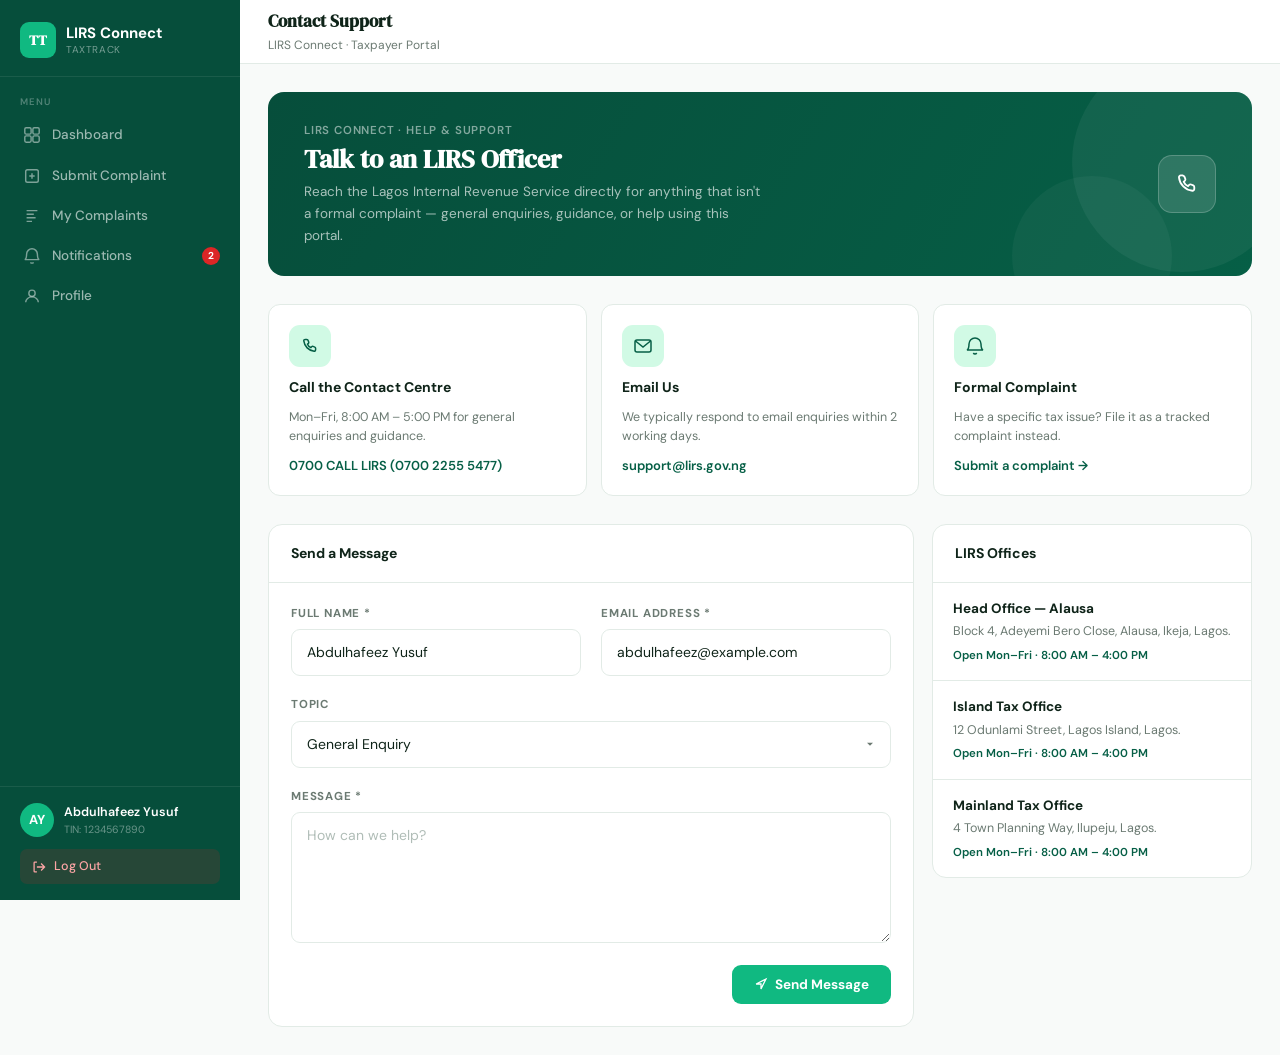
<file: contact-support.html>
<!doctype html>
<html lang="en">
  <head>
    <meta charset="UTF-8" />
    <meta name="viewport" content="width=device-width, initial-scale=1.0" />
    <title>LIRS Connect | Contact Support</title>
    <link
      href="https://fonts.googleapis.com/css2?family=DM+Serif+Display:ital@0;1&family=DM+Sans:wght@400;500;600;700&display=swap"
      rel="stylesheet"
    />
    <link rel="stylesheet" href="my-complaints.css" />
    <style>
      .support-grid {
        display: grid;
        grid-template-columns: repeat(3, 1fr);
        gap: 14px;
        margin-bottom: 28px;
      }
      .support-card {
        background: var(--white);
        border: 1px solid var(--border);
        border-radius: 12px;
        padding: 20px;
        display: flex;
        flex-direction: column;
        gap: 10px;
      }
      .support-icon {
        width: 42px;
        height: 42px;
        border-radius: 11px;
        background: var(--green-light);
        color: var(--green-mid);
        display: flex;
        align-items: center;
        justify-content: center;
      }
      .support-icon svg {
        width: 20px;
        height: 20px;
      }
      .support-title {
        font-size: 14px;
        font-weight: 700;
      }
      .support-desc {
        font-size: 12.5px;
        color: var(--text-muted);
        line-height: 1.5;
      }
      .support-value {
        font-size: 13px;
        font-weight: 600;
        color: var(--green-mid);
      }
      .office-item {
        padding: 16px 20px;
        border-bottom: 1px solid var(--border);
      }
      .office-item:last-child {
        border-bottom: none;
      }
      .office-name {
        font-size: 13.5px;
        font-weight: 700;
      }
      .office-addr {
        font-size: 12.5px;
        color: var(--text-muted);
        margin-top: 3px;
        line-height: 1.5;
      }
      .office-hours {
        font-size: 11.5px;
        color: var(--green-mid);
        font-weight: 600;
        margin-top: 6px;
      }
    </style>
  </head>
  <body>
    <aside class="sidebar">
      <div class="sidebar-brand">
        <div class="brand-icon">TT</div>
        <div class="brand-text">
          <div class="b-name">LIRS Connect</div>
          <div class="b-sub">TaxTrack</div>
        </div>
      </div>
      <div class="sidebar-section-label">Menu</div>
      <a href="taxpayer-dashboard.html" class="nav-item">
        <svg
          class="nav-icon"
          viewBox="0 0 20 20"
          fill="none"
          stroke="currentColor"
          stroke-width="1.6"
        >
          <rect x="2" y="2" width="7" height="7" rx="1.5" />
          <rect x="11" y="2" width="7" height="7" rx="1.5" />
          <rect x="2" y="11" width="7" height="7" rx="1.5" />
          <rect x="11" y="11" width="7" height="7" rx="1.5" />
        </svg>
        Dashboard
      </a>
      <a href="submit-complaint.html" class="nav-item">
        <svg
          class="nav-icon"
          viewBox="0 0 20 20"
          fill="none"
          stroke="currentColor"
          stroke-width="1.6"
        >
          <rect x="3" y="3" width="14" height="14" rx="2" />
          <path d="M10 7v6M7 10h6" />
        </svg>
        Submit Complaint
      </a>
      <a href="my-complaints.html" class="nav-item">
        <svg
          class="nav-icon"
          viewBox="0 0 20 20"
          fill="none"
          stroke="currentColor"
          stroke-width="1.6"
        >
          <path d="M4 4h12M4 8h8M4 12h10M4 16h6" />
        </svg>
        My Complaints
      </a>
      <a href="notifications.html" class="nav-item">
        <svg
          class="nav-icon"
          viewBox="0 0 20 20"
          fill="none"
          stroke="currentColor"
          stroke-width="1.6"
        >
          <path
            d="M10 2a6 6 0 0 0-6 6c0 5-2 6-2 6h16s-2-1-2-6a6 6 0 0 0-6-6z"
          />
          <path d="M11.7 17a2 2 0 0 1-3.4 0" />
        </svg>
        Notifications
        <span class="nav-badge">2</span>
      </a>
      <a href="profile.html" class="nav-item">
        <svg
          class="nav-icon"
          viewBox="0 0 20 20"
          fill="none"
          stroke="currentColor"
          stroke-width="1.6"
        >
          <circle cx="10" cy="7" r="3.5" />
          <path d="M3 17c0-3.3 3.1-6 7-6s7 2.7 7 6" />
        </svg>
        Profile
      </a>
      <div class="sidebar-footer">
        <div class="taxpayer-mini">
          <div class="taxpayer-av" id="sidebar-av">AY</div>
          <div class="taxpayer-info">
            <div class="t-name" id="sidebar-name">Abdulhafeez Yusuf</div>
            <div class="t-tin">TIN: 1234567890</div>
          </div>
        </div>
        <a href="index.html" class="logout-btn" id="logout-btn">
          <svg
            width="14"
            height="14"
            viewBox="0 0 20 20"
            fill="none"
            stroke="currentColor"
            stroke-width="1.8"
          >
            <path d="M13 15l5-5-5-5M18 10H7" />
            <path d="M7 3H4a1 1 0 0 0-1 1v12a1 1 0 0 0 1 1h3" />
          </svg>
          Log Out
        </a>
      </div>
    </aside>

    <div class="main">
      <header class="topbar">
        <div>
          <div class="topbar-title">Contact Support</div>
          <div class="topbar-sub">LIRS Connect · Taxpayer Portal</div>
        </div>
      </header>

      <div class="content">
        <div class="page-banner">
          <div class="page-banner-text">
            <div class="pb-eyebrow">LIRS Connect · Help &amp; Support</div>
            <h2>Talk to an LIRS Officer</h2>
            <p>
              Reach the Lagos Internal Revenue Service directly for anything
              that isn't a formal complaint — general enquiries, guidance, or
              help using this portal.
            </p>
          </div>
          <div class="page-banner-icon">
            <svg viewBox="0 0 20 20" fill="none" stroke="currentColor" stroke-width="1.4">
              <path d="M6.8 3.5c.5 0 1 .3 1.2.8l.7 1.7a1.3 1.3 0 0 1-.3 1.4l-.9.9c.6 1.5 1.8 2.7 3.3 3.3l.9-.9a1.3 1.3 0 0 1 1.4-.3l1.7.7c.5.2.8.7.8 1.2v1.5c0 .8-.7 1.5-1.5 1.4-5.4-.6-9.7-4.9-10.3-10.3-.1-.8.6-1.5 1.4-1.5h1.5z" />
            </svg>
          </div>
        </div>

        <div class="support-grid">
          <div class="support-card">
            <div class="support-icon">
              <svg viewBox="0 0 20 20" fill="none" stroke="currentColor" stroke-width="1.5">
                <path d="M6.8 3.5c.5 0 1 .3 1.2.8l.7 1.7a1.3 1.3 0 0 1-.3 1.4l-.9.9c.6 1.5 1.8 2.7 3.3 3.3l.9-.9a1.3 1.3 0 0 1 1.4-.3l1.7.7c.5.2.8.7.8 1.2v1.5c0 .8-.7 1.5-1.5 1.4-5.4-.6-9.7-4.9-10.3-10.3-.1-.8.6-1.5 1.4-1.5h1.5z" />
              </svg>
            </div>
            <div class="support-title">Call the Contact Centre</div>
            <div class="support-desc">
              Mon–Fri, 8:00 AM – 5:00 PM for general enquiries and guidance.
            </div>
            <div class="support-value">0700 CALL LIRS (0700 2255 5477)</div>
          </div>
          <div class="support-card">
            <div class="support-icon">
              <svg viewBox="0 0 20 20" fill="none" stroke="currentColor" stroke-width="1.5">
                <rect x="2" y="4" width="16" height="12" rx="2" />
                <path d="m2.5 5 7.5 6 7.5-6" />
              </svg>
            </div>
            <div class="support-title">Email Us</div>
            <div class="support-desc">
              We typically respond to email enquiries within 2 working days.
            </div>
            <div class="support-value">support@lirs.gov.ng</div>
          </div>
          <div class="support-card">
            <div class="support-icon">
              <svg viewBox="0 0 20 20" fill="none" stroke="currentColor" stroke-width="1.5">
                <path d="M10 2a6 6 0 0 0-6 6c0 5-2 6-2 6h16s-2-1-2-6a6 6 0 0 0-6-6z" />
                <path d="M11.7 17a2 2 0 0 1-3.4 0" />
              </svg>
            </div>
            <div class="support-title">Formal Complaint</div>
            <div class="support-desc">
              Have a specific tax issue? File it as a tracked complaint
              instead.
            </div>
            <a
              href="submit-complaint.html"
              class="support-value"
              style="text-decoration: none"
              >Submit a complaint →</a
            >
          </div>
        </div>

        <div class="two-col">
          <div class="panel">
            <div class="panel-head">
              <div class="panel-title">Send a Message</div>
            </div>
            <div class="panel-body">
              <form
                onsubmit="handleSupportSubmit(event)"
                style="display: flex; flex-direction: column; gap: 14px"
              >
                <div class="form-grid">
                  <div class="form-group">
                    <label class="form-label">Full Name *</label>
                    <input
                      class="form-input"
                      id="sup-name"
                      type="text"
                      value="Abdulhafeez Yusuf"
                    />
                  </div>
                  <div class="form-group">
                    <label class="form-label">Email Address *</label>
                    <input
                      class="form-input"
                      id="sup-email"
                      type="email"
                      value="abdulhafeez@example.com"
                    />
                  </div>
                  <div class="form-group full">
                    <label class="form-label">Topic</label>
                    <select class="form-select" id="sup-topic">
                      <option>General Enquiry</option>
                      <option>Portal / Login Issue</option>
                      <option>Guidance on a Tax Process</option>
                      <option>Other</option>
                    </select>
                  </div>
                  <div class="form-group full">
                    <label class="form-label">Message *</label>
                    <textarea
                      class="form-input"
                      id="sup-message"
                      rows="5"
                      placeholder="How can we help?"
                      style="resize: vertical"
                    ></textarea>
                  </div>
                </div>
                <div class="form-actions">
                  <button class="btn-primary" type="submit">
                    <svg viewBox="0 0 20 20" fill="none" stroke="currentColor" stroke-width="1.8" width="14" height="14">
                      <path d="M3 10l14-7-7 14V10H3z" />
                    </svg>
                    Send Message
                  </button>
                </div>
              </form>
            </div>
          </div>

          <div>
            <div class="panel">
              <div class="panel-head">
                <div class="panel-title">LIRS Offices</div>
              </div>
              <div class="office-item">
                <div class="office-name">Head Office — Alausa</div>
                <div class="office-addr">
                  Block 4, Adeyemi Bero Close, Alausa, Ikeja, Lagos.
                </div>
                <div class="office-hours">Open Mon–Fri · 8:00 AM – 4:00 PM</div>
              </div>
              <div class="office-item">
                <div class="office-name">Island Tax Office</div>
                <div class="office-addr">
                  12 Odunlami Street, Lagos Island, Lagos.
                </div>
                <div class="office-hours">Open Mon–Fri · 8:00 AM – 4:00 PM</div>
              </div>
              <div class="office-item">
                <div class="office-name">Mainland Tax Office</div>
                <div class="office-addr">
                  4 Town Planning Way, Ilupeju, Lagos.
                </div>
                <div class="office-hours">Open Mon–Fri · 8:00 AM – 4:00 PM</div>
              </div>
            </div>
          </div>
        </div>
      </div>
    </div>

    <div class="toast" id="toast"></div>

    <script>
      var userName = sessionStorage.getItem("userName") || "Abdulhafeez Yusuf";
      var userEmail =
        sessionStorage.getItem("userEmail") || "abdulhafeez@example.com";

      function initials(n) {
        return n
          .split(" ")
          .map(function (w) {
            return w[0];
          })
          .join("")
          .toUpperCase()
          .slice(0, 2);
      }
      document.getElementById("sidebar-av").textContent = initials(userName);
      document.getElementById("sidebar-name").textContent = userName;
      document.getElementById("sup-name").value = userName;
      document.getElementById("sup-email").value = userEmail;

      document
        .getElementById("logout-btn")
        .addEventListener("click", function (e) {
          e.preventDefault();
          sessionStorage.clear();
          showToast("Logged out");
          setTimeout(function () {
            window.location.href = "index.html";
          }, 1000);
        });

      function handleSupportSubmit(e) {
        e.preventDefault();
        var message = document.getElementById("sup-message").value.trim();
        if (!message) {
          showToast("Please enter a message before sending.");
          return;
        }
        document.getElementById("sup-message").value = "";
        showToast("Message sent — an officer will respond by email shortly.");
      }

      var toastTimer;
      function showToast(msg) {
        var t = document.getElementById("toast");
        t.textContent = msg;
        t.classList.add("show");
        clearTimeout(toastTimer);
        toastTimer = setTimeout(function () {
          t.classList.remove("show");
        }, 2800);
      }
    </script>
  </body>
</html>
</file>
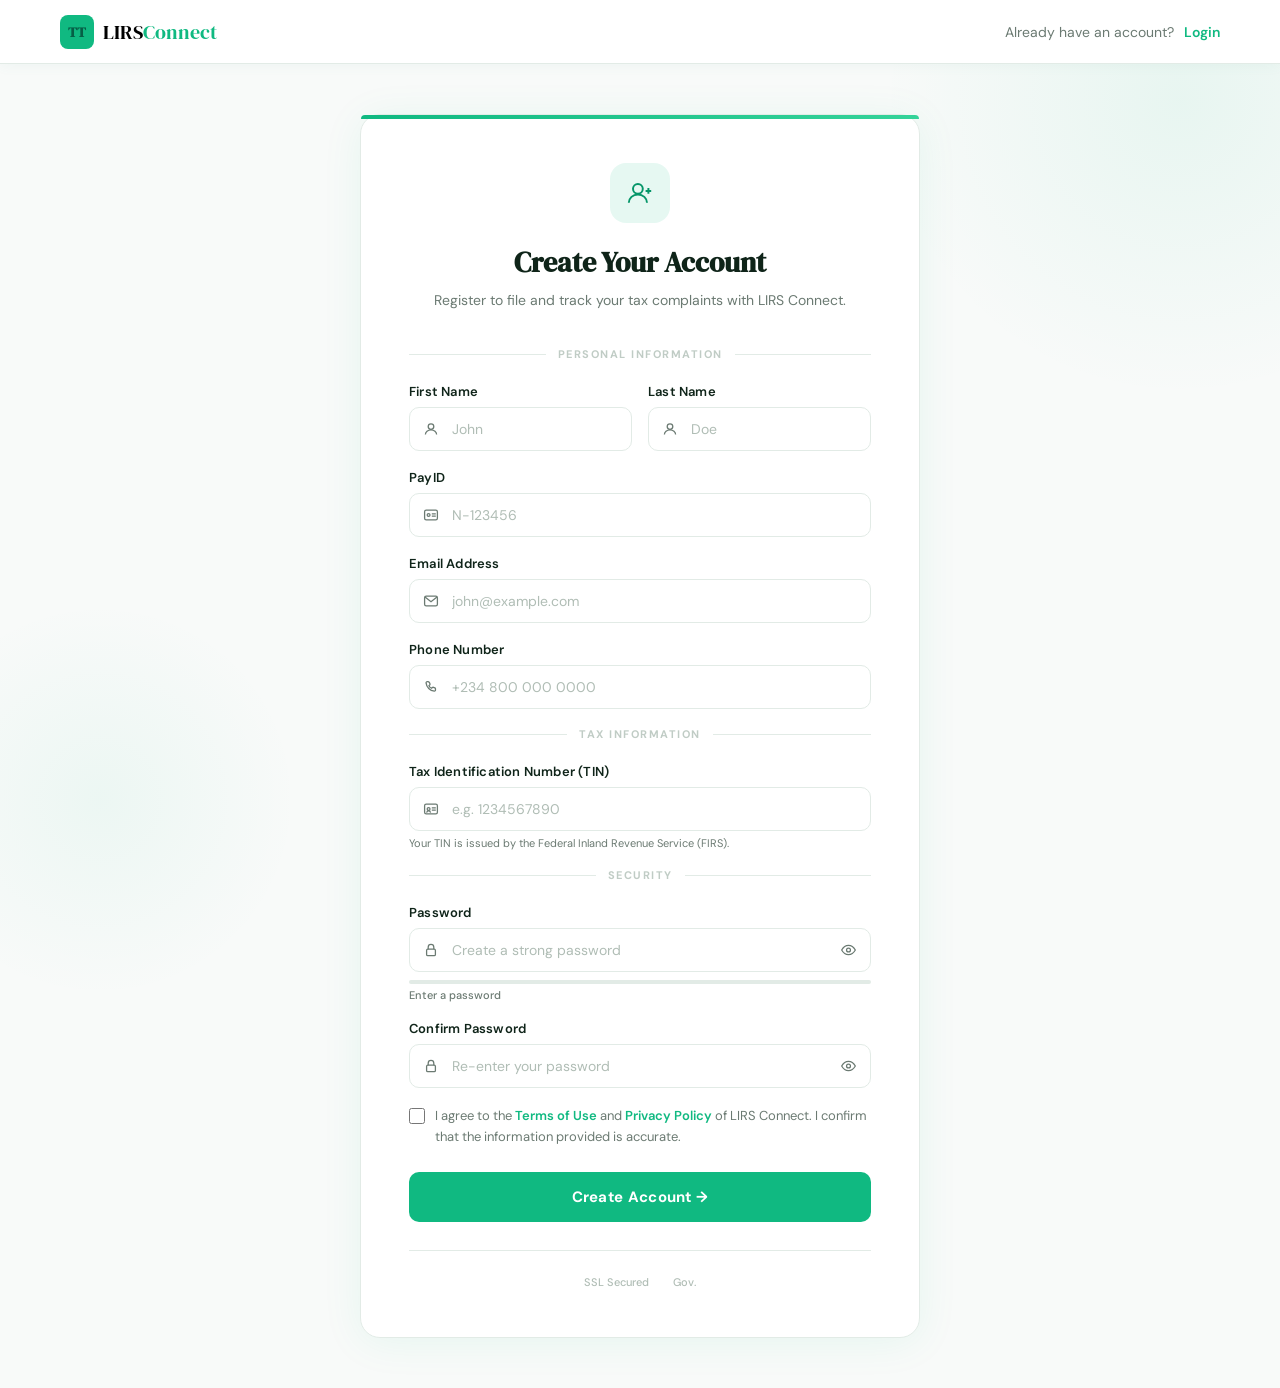
<file: register.html>
<!doctype html>
<html lang="en">
  <head>
    <meta charset="UTF-8" />
    <meta name="viewport" content="width=device-width, initial-scale=1.0" />
    <title>LIRS Connect | Register</title>
    <link
      href="https://fonts.googleapis.com/css2?family=DM+Serif+Display:ital@0;1&family=DM+Sans:wght@400;500;600;700&display=swap"
      rel="stylesheet"
    />
    <link rel="stylesheet" href="register.css" />
  </head>
  <body>
    <!-- NAVBAR -->
    <nav class="navbar">
      <a href="index.php" class="logo">
        <div class="logo-icon">TT</div>
        <span class="logo-text">LIRS<span>Connect</span></span>
      </a>
      <div class="nav-right">
        Already have an account? <a href="login.php">Login</a>
      </div>
    </nav>

    <!-- PAGE -->
    <div class="page-wrapper">
      <div class="card">
        <div class="card-header">
          <div class="card-icon">
            <svg
              viewBox="0 0 20 20"
              fill="none"
              stroke="currentColor"
              stroke-width="1.4"
            >
              <circle cx="8.5" cy="7" r="3.5" />
              <path d="M2 17c0-3.3 2.9-6 6.5-6s6.5 2.7 6.5 6" />
              <path d="M16 6.5v4M14 8.5h4" />
            </svg>
          </div>
          <h1>Create Your Account</h1>
          <p>
            Register to file and track your tax complaints with LIRS Connect.
          </p>
        </div>

        <div
          id="form-alert"
          style="
            display: none;
            align-items: center;
            gap: 8px;
            padding: 12px 14px;
            border-radius: 10px;
            margin-bottom: 18px;
            font-size: 13.5px;
            font-weight: 500;
          "
        >
          <span id="form-alert-msg"></span>
        </div>

        <form onsubmit="handleSubmit(event)">
          <div class="section-divider">Personal Information</div>

          <div class="form-row">
            <div class="form-group">
              <label for="fname">First Name</label>
              <div class="input-wrap">
                <span class="input-icon">
                  <svg
                    viewBox="0 0 20 20"
                    fill="none"
                    stroke="currentColor"
                    stroke-width="1.6"
                  >
                    <circle cx="10" cy="7" r="3.5" />
                    <path d="M3 17c0-3.3 3.1-6 7-6s7 2.7 7 6" />
                  </svg>
                </span>
                <input type="text" id="fname" placeholder="John" required />
              </div>
            </div>
            <div class="form-group">
              <label for="lname">Last Name</label>
              <div class="input-wrap">
                <span class="input-icon">
                  <svg
                    viewBox="0 0 20 20"
                    fill="none"
                    stroke="currentColor"
                    stroke-width="1.6"
                  >
                    <circle cx="10" cy="7" r="3.5" />
                    <path d="M3 17c0-3.3 3.1-6 7-6s7 2.7 7 6" />
                  </svg>
                </span>
                <input type="text" id="lname" placeholder="Doe" required />
              </div>
            </div>
          </div>
          <div class="form-group">
            <label for="PayID">PayID</label>
            <div class="input-wrap">
              <span class="input-icon">
                <svg
                  viewBox="0 0 20 20"
                  fill="none"
                  stroke="currentColor"
                  stroke-width="1.6"
                >
                  <rect x="2" y="4" width="16" height="12" rx="2" />
                  <circle cx="7" cy="10" r="1.8" />
                  <path d="M11 8.5h5M11 11.5h5" />
                </svg>
              </span>
              <input type="text" id="PayID" placeholder="N-123456" required />
            </div>
          </div>

          <div class="form-group">
            <label for="email">Email Address</label>
            <div class="input-wrap">
              <span class="input-icon">
                <svg
                  viewBox="0 0 20 20"
                  fill="none"
                  stroke="currentColor"
                  stroke-width="1.6"
                >
                  <rect x="2" y="4" width="16" height="12" rx="2" />
                  <path d="m2.5 5 7.5 6 7.5-6" />
                </svg>
              </span>
              <input
                type="email"
                id="email"
                placeholder="john@example.com"
                required
              />
            </div>
          </div>

          <div class="form-group">
            <label for="phone">Phone Number</label>
            <div class="input-wrap">
              <span class="input-icon">
                <svg
                  viewBox="0 0 20 20"
                  fill="none"
                  stroke="currentColor"
                  stroke-width="1.6"
                >
                  <path
                    d="M6.8 3.5c.5 0 1 .3 1.2.8l.7 1.7a1.3 1.3 0 0 1-.3 1.4l-.9.9c.6 1.5 1.8 2.7 3.3 3.3l.9-.9a1.3 1.3 0 0 1 1.4-.3l1.7.7c.5.2.8.7.8 1.2v1.5c0 .8-.7 1.5-1.5 1.4-5.4-.6-9.7-4.9-10.3-10.3-.1-.8.6-1.5 1.4-1.5h1.5z"
                  />
                </svg>
              </span>
              <input
                type="tel"
                id="phone"
                placeholder="+234 800 000 0000"
                required
              />
            </div>
          </div>

          <div class="section-divider">Tax Information</div>

          <div class="form-group">
            <label for="tin">Tax Identification Number (TIN)</label>
            <div class="input-wrap">
              <span class="input-icon">
                <svg
                  viewBox="0 0 20 20"
                  fill="none"
                  stroke="currentColor"
                  stroke-width="1.6"
                >
                  <rect x="2" y="4" width="16" height="12" rx="2" />
                  <circle cx="7" cy="10" r="1.8" />
                  <path
                    d="M11 8.5h5M11 11.5h5M4.5 14.5c.5-1.6 1.7-2.3 2.5-2.3s2 .7 2.5 2.3"
                  />
                </svg>
              </span>
              <input
                type="text"
                id="tin"
                placeholder="e.g. 1234567890"
                required
                maxlength="14"
              />
            </div>
            <div class="form-hint">
              Your TIN is issued by the Federal Inland Revenue Service (FIRS).
            </div>
          </div>

          <div class="section-divider">Security</div>

          <div class="form-group">
            <label for="password">Password</label>
            <div class="input-wrap">
              <span class="input-icon">
                <svg
                  viewBox="0 0 20 20"
                  fill="none"
                  stroke="currentColor"
                  stroke-width="1.6"
                >
                  <rect x="4.5" y="9" width="11" height="8" rx="1.5" />
                  <path d="M6.5 9V6.5a3.5 3.5 0 0 1 7 0V9" />
                </svg>
              </span>
              <input
                type="password"
                id="password"
                placeholder="Create a strong password"
                required
                oninput="checkStrength(this.value)"
              />
              <button
                type="button"
                class="toggle-pw"
                onclick="togglePw('password', this)"
              >
                <svg
                  viewBox="0 0 20 20"
                  fill="none"
                  stroke="currentColor"
                  stroke-width="1.5"
                  width="17"
                  height="17"
                >
                  <path
                    d="M2 10s3-5.5 8-5.5S18 10 18 10s-3 5.5-8 5.5S2 10 2 10z"
                  />
                  <circle cx="10" cy="10" r="2.3" />
                </svg>
              </button>
            </div>
            <div class="strength-wrap">
              <div class="strength-bar">
                <div class="strength-fill" id="strength-fill"></div>
              </div>
              <div class="strength-label" id="strength-label">
                Enter a password
              </div>
            </div>
          </div>

          <div class="form-group">
            <label for="confirm-password">Confirm Password</label>
            <div class="input-wrap">
              <span class="input-icon">
                <svg
                  viewBox="0 0 20 20"
                  fill="none"
                  stroke="currentColor"
                  stroke-width="1.6"
                >
                  <rect x="4.5" y="9" width="11" height="8" rx="1.5" />
                  <path d="M6.5 9V6.5a3.5 3.5 0 0 1 7 0V9" />
                </svg>
              </span>
              <input
                type="password"
                id="confirm-password"
                placeholder="Re-enter your password"
                required
              />
              <button
                type="button"
                class="toggle-pw"
                onclick="togglePw('confirm-password', this)"
              >
                <svg
                  viewBox="0 0 20 20"
                  fill="none"
                  stroke="currentColor"
                  stroke-width="1.5"
                  width="17"
                  height="17"
                >
                  <path
                    d="M2 10s3-5.5 8-5.5S18 10 18 10s-3 5.5-8 5.5S2 10 2 10z"
                  />
                  <circle cx="10" cy="10" r="2.3" />
                </svg>
              </button>
            </div>
          </div>

          <div class="terms-row">
            <input type="checkbox" id="terms" required />
            <label for="terms">
              I agree to the <a href="#">Terms of Use</a> and
              <a href="#">Privacy Policy</a> of LIRS Connect. I confirm that the
              information provided is accurate.
            </label>
          </div>

          <button type="submit" class="btn-submit">Create Account →</button>
        </form>

        <div class="trust-strip">
          <div class="trust-item">SSL Secured</div>
          <div class="trust-item">Gov.</div>
        </div>
      </div>
    </div>

    <script>
      var EYE_OPEN =
        '<svg viewBox="0 0 20 20" fill="none" stroke="currentColor" stroke-width="1.5" width="17" height="17"><path d="M2 10s3-5.5 8-5.5S18 10 18 10s-3 5.5-8 5.5S2 10 2 10z"/><circle cx="10" cy="10" r="2.3"/></svg>';
      var EYE_CLOSED =
        '<svg viewBox="0 0 20 20" fill="none" stroke="currentColor" stroke-width="1.5" width="17" height="17"><path d="M2 10s3-5.5 8-5.5S18 10 18 10s-3 5.5-8 5.5S2 10 2 10z"/><circle cx="10" cy="10" r="2.3"/><path d="M3 3l14 14"/></svg>';

      function togglePw(id, btn) {
        var input = document.getElementById(id);
        input.type = input.type === "password" ? "text" : "password";
        btn.innerHTML = input.type === "password" ? EYE_OPEN : EYE_CLOSED;
      }

      function checkStrength(val) {
        var fill = document.getElementById("strength-fill");
        var label = document.getElementById("strength-label");
        if (!val) {
          fill.style.width = "0%";
          fill.style.background = "var(--border)";
          label.textContent = "Enter a password";
          return;
        }
        var score = 0;
        if (val.length >= 8) score++;
        if (/[A-Z]/.test(val)) score++;
        if (/[0-9]/.test(val)) score++;
        if (/[^A-Za-z0-9]/.test(val)) score++;
        var levels = [
          { pct: "25%", color: "#ef4444", label: "Weak password" },
          { pct: "50%", color: "#f59e0b", label: "Fair password" },
          { pct: "75%", color: "#10b981", label: "Good password" },
          { pct: "100%", color: "#059669", label: "Strong password" },
        ];
        var lvl = levels[Math.max(0, Math.min(score, 4) - 1)];
        fill.style.width = lvl.pct;
        fill.style.background = lvl.color;
        label.textContent = lvl.label;
      }

      function showAlert(message, type) {
        const box = document.getElementById("form-alert");
        const msg = document.getElementById("form-alert-msg");
        msg.textContent = message;
        box.style.display = "flex";
        if (type === "error") {
          box.style.background = "#fef2f2";
          box.style.border = "1.5px solid #fecaca";
          box.style.color = "#d63b3b";
        } else {
          box.style.background = "#e8f5ee";
          box.style.border = "1.5px solid #b7e4c7";
          box.style.color = "#1a7a4a";
        }
      }

      async function handleSubmit(e) {
        e.preventDefault();

        const password = document.getElementById("password").value;
        const confirm = document.getElementById("confirm-password").value;
        document.getElementById("form-alert").style.display = "none";

        if (password !== confirm) {
          showAlert("Passwords do not match.", "error");
          return;
        }
        if (!document.getElementById("terms").checked) {
          showAlert(
            "You must agree to the Terms of Use and Privacy Policy.",
            "error",
          );
          return;
        }

        const fname = document.getElementById("fname").value.trim();
        const lname = document.getElementById("lname").value.trim();
        const PayID = document.getElementById("PayID").value.trim();
        const email = document
          .getElementById("email")
          .value.trim()
          .toLowerCase();
        const phone = document.getElementById("phone").value.trim();
        const tin = document.getElementById("tin").value.trim();

        const submitBtn = e.target.querySelector('button[type="submit"]');
        const originalText = submitBtn.textContent;
        submitBtn.disabled = true;
        submitBtn.textContent = "Creating account…";

        try {
          const res = await fetch("api/register.php", {
            method: "POST",
            headers: { "Content-Type": "application/json" },
            credentials: "same-origin",
            body: JSON.stringify({
              fname,
              lname,
              PayID,
              email,
              phone,
              tin,
              password,
              confirmPassword: confirm,
            }),
          });
          const result = await res.json();

          if (result.success) {
            showAlert(result.message + " Redirecting to login…", "success");
            setTimeout(() => (window.location.href = "login.php"), 1500);
          } else {
            showAlert(result.message || "Registration failed.", "error");
          }
        } catch (err) {
          showAlert(
            "Could not reach the server. Is the backend running?",
            "error",
          );
        } finally {
          submitBtn.disabled = false;
          submitBtn.textContent = originalText;
        }
      }
    </script>
  </body>
</html>
</file>
<file: my-complaints.css>
:root {
  --green: #10b981;
  --green-dark: #059669;
  --green-deep: #064e3b;
  --green-mid: #065f46;
  --green-light: #d1fae5;
  --green-faint: #f0fdf8;
  --gold: #d97706;
  --gold-light: #fef3c7;
  --blue: #1d4ed8;
  --blue-light: #dbeafe;
  --red: #dc2626;
  --red-light: #fee2e2;
  --amber: #d97706;
  --amber-light: #fef3c7;
  --white: #ffffff;
  --off-white: #f8faf9;
  --border: #e2ebe6;
  --text-dark: #0f2419;
  --text-muted: #6b7a72;
  --sidebar-w: 240px;
  --topbar-h: 64px;
  --serif: "DM Serif Display", serif;
  --sans: "DM Sans", sans-serif;
}

*,
*::before,
*::after {
  box-sizing: border-box;
  margin: 0;
  padding: 0;
}

body {
  font-family: var(--sans);
  background: var(--off-white);
  color: var(--text-dark);
  display: flex;
  min-height: 100vh;
  font-size: 14px;
  line-height: 1.5;
}

/* ── SIDEBAR ── */
.sidebar {
  width: var(--sidebar-w);
  background: var(--green-deep);
  min-height: 100vh;
  position: fixed;
  top: 0;
  left: 0;
  bottom: 0;
  display: flex;
  flex-direction: column;
  z-index: 100;
}
.sidebar-brand {
  padding: 22px 20px 18px;
  border-bottom: 1px solid rgba(255, 255, 255, 0.08);
  display: flex;
  align-items: center;
  gap: 10px;
}
.brand-icon {
  width: 36px;
  height: 36px;
  background: var(--green);
  border-radius: 9px;
  display: flex;
  align-items: center;
  justify-content: center;
  font-family: var(--serif);
  font-size: 14px;
  font-weight: 700;
  color: white;
  flex-shrink: 0;
}
.brand-text .b-name {
  font-size: 15px;
  font-weight: 700;
  color: white;
  line-height: 1.2;
  font-family: var(--sans);
}
.brand-text .b-sub {
  font-size: 10px;
  color: rgba(255, 255, 255, 0.45);
  text-transform: uppercase;
  letter-spacing: 0.06em;
  font-family: var(--sans);
}
.sidebar-section-label {
  font-size: 9.5px;
  font-weight: 600;
  color: rgba(255, 255, 255, 0.3);
  letter-spacing: 0.1em;
  text-transform: uppercase;
  padding: 18px 20px 6px;
  font-family: var(--sans);
}
.nav-item {
  display: flex;
  align-items: center;
  gap: 11px;
  padding: 10px 20px;
  color: rgba(255, 255, 255, 0.6);
  font-size: 13.5px;
  font-weight: 500;
  text-decoration: none;
  cursor: pointer;
  border-left: 3px solid transparent;
  transition:
    background 0.15s,
    color 0.15s;
  font-family: var(--sans);
}
.nav-item:hover {
  background: rgba(255, 255, 255, 0.07);
  color: white;
}
.nav-item.active {
  background: rgba(16, 185, 129, 0.2);
  color: white;
  border-left-color: var(--green);
}
.nav-icon {
  width: 18px;
  height: 18px;
  flex-shrink: 0;
  opacity: 0.8;
}
.nav-badge {
  margin-left: auto;
  background: var(--red);
  color: white;
  font-size: 10px;
  font-weight: 700;
  padding: 1px 6px;
  border-radius: 20px;
  line-height: 1.6;
  font-family: var(--sans);
}
.sidebar-footer {
  margin-top: auto;
  padding: 16px 20px;
  border-top: 1px solid rgba(255, 255, 255, 0.08);
}
.taxpayer-mini {
  display: flex;
  align-items: center;
  gap: 10px;
  margin-bottom: 12px;
}
.taxpayer-av {
  width: 34px;
  height: 34px;
  border-radius: 50%;
  background: var(--green);
  display: flex;
  align-items: center;
  justify-content: center;
  font-size: 13px;
  font-weight: 700;
  color: white;
  flex-shrink: 0;
  font-family: var(--sans);
}
.taxpayer-info .t-name {
  font-size: 12.5px;
  font-weight: 600;
  color: white;
  font-family: var(--sans);
}
.taxpayer-info .t-tin {
  font-size: 10.5px;
  color: rgba(255, 255, 255, 0.4);
  font-family: var(--sans);
}
.logout-btn {
  display: flex;
  align-items: center;
  gap: 8px;
  padding: 8px 12px;
  border-radius: 7px;
  background: rgba(220, 38, 38, 0.15);
  color: #fca5a5;
  font-size: 12.5px;
  font-weight: 500;
  cursor: pointer;
  border: none;
  width: 100%;
  text-align: left;
  text-decoration: none;
  transition: background 0.15s;
  font-family: var(--sans);
}
.logout-btn:hover {
  background: rgba(220, 38, 38, 0.28);
}

/* ── MAIN ── */
.main {
  margin-left: var(--sidebar-w);
  flex: 1;
  display: flex;
  flex-direction: column;
  min-height: 100vh;
}
.topbar {
  height: var(--topbar-h);
  background: var(--white);
  border-bottom: 1px solid var(--border);
  display: flex;
  align-items: center;
  padding: 0 28px;
  gap: 14px;
  position: sticky;
  top: 0;
  z-index: 50;
}
.topbar-title {
  font-size: 17px;
  font-weight: 700;
  font-family: var(--serif);
}
.topbar-sub {
  font-size: 12px;
  color: var(--text-muted);
  margin-top: 1px;
  font-family: var(--sans);
}
.topbar-right {
  margin-left: auto;
  display: flex;
  align-items: center;
  gap: 10px;
}
.icon-btn {
  width: 36px;
  height: 36px;
  border-radius: 8px;
  border: 1px solid var(--border);
  background: var(--white);
  display: flex;
  align-items: center;
  justify-content: center;
  cursor: pointer;
  position: relative;
  transition: background 0.15s;
}
.icon-btn:hover {
  background: var(--off-white);
}
.notif-dot {
  position: absolute;
  top: 7px;
  right: 7px;
  width: 7px;
  height: 7px;
  border-radius: 50%;
  background: var(--red);
  border: 1.5px solid white;
}
.content {
  padding: 28px;
  flex: 1;
}

/* ── TYPOGRAPHY ── */
h1,
h2,
h3 {
  font-family: var(--serif);
}
p,
span,
label,
button,
input,
select,
textarea,
a,
td,
th,
div {
  font-family: var(--sans);
}

/* ── BANNER ── */
.page-banner {
  background: linear-gradient(
    120deg,
    var(--green-deep) 0%,
    var(--green-mid) 100%
  );
  border-radius: 16px;
  padding: 30px 36px;
  margin-bottom: 28px;
  display: flex;
  align-items: center;
  justify-content: space-between;
  position: relative;
  overflow: hidden;
}
.page-banner::before {
  content: "";
  position: absolute;
  right: -40px;
  top: -40px;
  width: 220px;
  height: 220px;
  border-radius: 50%;
  background: rgba(255, 255, 255, 0.05);
}
.page-banner::after {
  content: "";
  position: absolute;
  right: 80px;
  bottom: -60px;
  width: 160px;
  height: 160px;
  border-radius: 50%;
  background: rgba(255, 255, 255, 0.04);
}
.page-banner-text .pb-eyebrow {
  font-size: 11.5px;
  color: rgba(255, 255, 255, 0.5);
  font-weight: 600;
  margin-bottom: 5px;
  text-transform: uppercase;
  letter-spacing: 0.07em;
}
.page-banner-text h2 {
  font-family: var(--serif);
  font-size: 26px;
  color: white;
  margin-bottom: 6px;
  line-height: 1.2;
}
.page-banner-text p {
  font-size: 13.5px;
  color: rgba(255, 255, 255, 0.65);
  max-width: 460px;
  line-height: 1.6;
}
.page-banner-actions {
  display: flex;
  gap: 10px;
  position: relative;
  z-index: 1;
}
.page-banner-icon {
  width: 58px;
  height: 58px;
  border-radius: 14px;
  background: rgba(255, 255, 255, 0.12);
  border: 1.5px solid rgba(255, 255, 255, 0.2);
  display: flex;
  align-items: center;
  justify-content: center;
  position: relative;
  z-index: 1;
  flex-shrink: 0;
}
.page-banner-icon svg {
  width: 26px;
  height: 26px;
  stroke: #fff;
}

/* ── BADGES ── */
.badge {
  display: inline-flex;
  align-items: center;
  padding: 3px 10px;
  border-radius: 20px;
  font-size: 11px;
  font-weight: 600;
  white-space: nowrap;
  font-family: var(--sans);
}
.badge.pending {
  background: var(--amber-light);
  color: var(--amber);
}
.badge.resolved {
  background: var(--green-light);
  color: var(--green-mid);
}
.badge.review {
  background: var(--blue-light);
  color: var(--blue);
}
.badge.danger {
  background: var(--red-light);
  color: var(--red);
}
.badge.info {
  background: #e0f2fe;
  color: #0369a1;
}

/* ── BUTTONS ── */
.btn-primary {
  padding: 11px 22px;
  background: var(--green);
  color: white;
  border: none;
  border-radius: 9px;
  font-family: var(--sans);
  font-size: 13.5px;
  font-weight: 700;
  cursor: pointer;
  text-decoration: none;
  display: inline-flex;
  align-items: center;
  gap: 7px;
  transition:
    background 0.15s,
    transform 0.1s;
  white-space: nowrap;
}
.btn-primary:hover {
  background: var(--green-dark);
  transform: translateY(-1px);
}
.btn-outline-white {
  padding: 11px 20px;
  background: rgba(255, 255, 255, 0.1);
  color: white;
  border: 1px solid rgba(255, 255, 255, 0.25);
  border-radius: 9px;
  font-family: var(--sans);
  font-size: 13.5px;
  font-weight: 600;
  cursor: pointer;
  text-decoration: none;
  display: inline-flex;
  align-items: center;
  gap: 7px;
  transition: background 0.15s;
  white-space: nowrap;
}
.btn-outline-white:hover {
  background: rgba(255, 255, 255, 0.18);
}
.btn-ghost {
  padding: 10px 18px;
  background: transparent;
  color: var(--text-muted);
  border: 1px solid var(--border);
  border-radius: 9px;
  font-family: var(--sans);
  font-size: 13px;
  font-weight: 500;
  cursor: pointer;
  text-decoration: none;
  display: inline-flex;
  align-items: center;
  gap: 7px;
  transition: background 0.15s;
}
.btn-ghost:hover {
  background: var(--off-white);
}
.btn-danger {
  padding: 10px 18px;
  background: var(--red-light);
  color: var(--red);
  border: none;
  border-radius: 9px;
  font-family: var(--sans);
  font-size: 13px;
  font-weight: 600;
  cursor: pointer;
  display: inline-flex;
  align-items: center;
  gap: 7px;
  transition: background 0.15s;
}
.btn-danger:hover {
  background: #fecaca;
}

/* ── PANELS ── */
.panel {
  background: var(--white);
  border: 1px solid var(--border);
  border-radius: 14px;
  overflow: hidden;
}
.panel-head {
  padding: 18px 22px;
  border-bottom: 1px solid var(--border);
  display: flex;
  align-items: center;
  justify-content: space-between;
}
.panel-title {
  font-size: 14px;
  font-weight: 700;
  font-family: var(--sans);
}
.panel-body {
  padding: 22px;
}
.panel-foot {
  padding: 16px 22px;
  border-top: 1px solid var(--border);
  background: var(--off-white);
}

/* ── SECTION HEADER ── */
.section-header {
  display: flex;
  align-items: center;
  justify-content: space-between;
  margin-bottom: 14px;
}
.section-title {
  font-size: 15px;
  font-weight: 700;
  font-family: var(--sans);
}
.section-link {
  font-size: 12.5px;
  color: var(--green);
  font-weight: 500;
  text-decoration: none;
  cursor: pointer;
}
.section-link:hover {
  text-decoration: underline;
}

/* ── FORMS ── */
.form-grid {
  display: grid;
  grid-template-columns: 1fr 1fr;
  gap: 20px;
}
.form-group {
  display: flex;
  flex-direction: column;
  gap: 7px;
}
.form-group.full {
  grid-column: 1 / -1;
}
.form-group.third {
  grid-column: span 1;
}
.form-label {
  font-size: 11.5px;
  font-weight: 700;
  color: var(--text-muted);
  text-transform: uppercase;
  letter-spacing: 0.07em;
  font-family: var(--sans);
}
.form-label .req {
  color: var(--red);
  margin-left: 2px;
}
.form-input,
.form-select,
.form-textarea {
  width: 100%;
  padding: 12px 15px;
  border: 1.5px solid var(--border);
  border-radius: 9px;
  font-family: var(--sans);
  font-size: 14px;
  color: var(--text-dark);
  background: var(--white);
  transition:
    border-color 0.15s,
    box-shadow 0.15s;
  outline: none;
  line-height: 1.5;
}
.form-input:focus,
.form-select:focus,
.form-textarea:focus {
  border-color: var(--green);
  box-shadow: 0 0 0 3px rgba(16, 185, 129, 0.12);
}
.form-input::placeholder,
.form-textarea::placeholder {
  color: #b0bdb7;
}
.form-textarea {
  resize: vertical;
  min-height: 160px;
}
.form-select {
  appearance: none;
  background-image: url("data:image/svg+xml,%3Csvg xmlns='http://www.w3.org/2000/svg' width='12' height='12' viewBox='0 0 20 20'%3E%3Cpath fill='%236b7a72' d='M5 8l5 5 5-5'/%3E%3C/svg%3E");
  background-repeat: no-repeat;
  background-position: right 14px center;
  padding-right: 36px;
}
.form-hint {
  font-size: 12px;
  color: var(--text-muted);
  line-height: 1.4;
}
.form-divider {
  grid-column: 1/-1;
  height: 1px;
  background: var(--border);
  margin: 4px 0;
}
.form-section-label {
  grid-column: 1/-1;
  font-size: 12px;
  font-weight: 700;
  color: var(--green-mid);
  text-transform: uppercase;
  letter-spacing: 0.08em;
  padding-top: 4px;
  border-top: 1px solid var(--border);
}

.file-drop {
  border: 2px dashed var(--border);
  border-radius: 12px;
  padding: 36px 24px;
  text-align: center;
  cursor: pointer;
  transition:
    border-color 0.2s,
    background 0.2s;
}
.file-drop:hover,
.file-drop.dragover {
  border-color: var(--green);
  background: var(--green-faint);
}
.file-drop-icon {
  font-size: 32px;
  margin-bottom: 10px;
}
.file-drop-text {
  font-size: 13.5px;
  color: var(--text-muted);
  line-height: 1.6;
}
.file-drop-text span {
  color: var(--green);
  font-weight: 600;
}
.file-tag {
  display: inline-flex;
  align-items: center;
  gap: 8px;
  padding: 7px 12px;
  background: var(--green-faint);
  border: 1px solid var(--green-light);
  border-radius: 8px;
  font-size: 12.5px;
  color: var(--green-mid);
  font-weight: 500;
  margin: 4px 4px 0 0;
}
.file-tag button {
  background: none;
  border: none;
  cursor: pointer;
  color: var(--green-mid);
  font-size: 14px;
  line-height: 1;
  padding: 0;
}
.form-actions {
  display: flex;
  gap: 10px;
  justify-content: flex-end;
  padding-top: 8px;
}
.two-col {
  display: grid;
  grid-template-columns: 1fr 320px;
  gap: 18px;
  align-items: start;
}
.char-count {
  font-size: 11.5px;
  color: var(--text-muted);
  text-align: right;
}

/* ── TABLE ── */
.table-wrap {
  overflow-x: auto;
}
table {
  width: 100%;
  border-collapse: collapse;
}
thead th {
  font-size: 11px;
  font-weight: 700;
  color: var(--text-muted);
  text-transform: uppercase;
  letter-spacing: 0.07em;
  padding: 11px 18px;
  text-align: left;
  border-bottom: 1px solid var(--border);
  background: var(--off-white);
  font-family: var(--sans);
}
tbody td {
  padding: 14px 18px;
  font-size: 13.5px;
  border-bottom: 1px solid var(--border);
  vertical-align: middle;
  font-family: var(--sans);
}
tbody tr:last-child td {
  border-bottom: none;
}
tbody tr:hover td {
  background: #fafcfb;
}
.cid {
  font-weight: 700;
  color: var(--green-mid);
  font-size: 12.5px;
  font-family: var(--sans);
  letter-spacing: 0.03em;
}
.act-btn {
  padding: 6px 13px;
  border-radius: 7px;
  font-size: 12px;
  font-weight: 600;
  cursor: pointer;
  border: none;
  transition: opacity 0.15s;
  white-space: nowrap;
  font-family: var(--sans);
}
.act-btn.view {
  background: var(--green-light);
  color: var(--green-mid);
}
.act-btn.respond {
  background: var(--blue-light);
  color: var(--blue);
}
.act-btn.danger {
  background: var(--red-light);
  color: var(--red);
}
.act-btn:hover {
  opacity: 0.8;
}

/* ── NOTIFICATIONS ── */
.notif-item {
  display: flex;
  align-items: flex-start;
  gap: 14px;
  padding: 18px 22px;
  border-bottom: 1px solid var(--border);
  cursor: pointer;
  transition: background 0.15s;
}
.notif-item:last-child {
  border-bottom: none;
}
.notif-item:hover {
  background: var(--off-white);
}
.notif-item.unread {
  background: #f0fdf8;
}
.notif-icon-wrap {
  width: 42px;
  height: 42px;
  border-radius: 12px;
  display: flex;
  align-items: center;
  justify-content: center;
  font-size: 20px;
  flex-shrink: 0;
}
.notif-icon-wrap svg {
  width: 19px;
  height: 19px;
}
.notif-icon-wrap.ng {
  background: var(--green-light);
  color: var(--green-mid);
}
.notif-icon-wrap.nb {
  background: var(--blue-light);
  color: var(--blue);
}
.notif-icon-wrap.na {
  background: var(--amber-light);
  color: var(--amber);
}
.notif-icon-wrap.nr {
  background: var(--red-light);
  color: var(--red);
}
.notif-body {
  flex: 1;
}
.notif-title {
  font-size: 14px;
  font-weight: 700;
  margin-bottom: 3px;
  font-family: var(--sans);
}
.notif-desc {
  font-size: 13px;
  color: var(--text-muted);
  line-height: 1.55;
  margin-bottom: 7px;
  font-family: var(--sans);
}
.notif-meta {
  display: flex;
  align-items: center;
  gap: 8px;
  flex-wrap: wrap;
}
.notif-time {
  font-size: 11.5px;
  color: var(--text-muted);
  font-family: var(--sans);
}
.unread-pill {
  width: 9px;
  height: 9px;
  border-radius: 50%;
  background: var(--green);
  flex-shrink: 0;
  margin-top: 6px;
}

/* ── PROFILE ── */
.profile-av {
  width: 72px;
  height: 72px;
  border-radius: 50%;
  background: var(--green);
  border: 3px solid rgba(255, 255, 255, 0.3);
  display: flex;
  align-items: center;
  justify-content: center;
  font-size: 26px;
  font-weight: 700;
  color: white;
  font-family: var(--sans);
}
.profile-top {
  background: linear-gradient(120deg, var(--green-deep), var(--green-mid));
  padding: 32px 24px;
  display: flex;
  flex-direction: column;
  align-items: center;
  gap: 10px;
  text-align: center;
}
.profile-name {
  font-size: 18px;
  font-weight: 700;
  color: white;
  font-family: var(--serif);
}
.profile-tin {
  font-size: 12px;
  color: rgba(255, 255, 255, 0.55);
  font-family: var(--sans);
}
.profile-fields {
  padding: 18px 22px;
  display: flex;
  flex-direction: column;
  gap: 14px;
}
.profile-row {
  display: flex;
  flex-direction: column;
  gap: 3px;
}
.profile-row .p-label {
  font-size: 10.5px;
  font-weight: 700;
  color: var(--text-muted);
  text-transform: uppercase;
  letter-spacing: 0.07em;
  font-family: var(--sans);
}
.profile-row .p-value {
  font-size: 14px;
  font-weight: 500;
  color: var(--text-dark);
  font-family: var(--sans);
}
.profile-divider {
  height: 1px;
  background: var(--border);
}
.btn-update {
  display: flex;
  align-items: center;
  justify-content: center;
  gap: 8px;
  margin: 0 22px 22px;
  padding: 11px;
  border-radius: 9px;
  background: var(--green-light);
  color: var(--green-mid);
  font-family: var(--sans);
  font-size: 13.5px;
  font-weight: 700;
  cursor: pointer;
  border: none;
  transition: background 0.15s;
  text-decoration: none;
}
.btn-update:hover {
  background: #a7f3d0;
}

/* ── REQUESTS TABS ── */
.req-tabs {
  display: flex;
  gap: 4px;
  background: var(--off-white);
  border: 1px solid var(--border);
  border-radius: 11px;
  padding: 4px;
  margin-bottom: 24px;
}
.req-tab {
  flex: 1;
  padding: 10px 12px;
  border-radius: 8px;
  border: none;
  background: transparent;
  font-family: var(--sans);
  font-size: 13.5px;
  font-weight: 500;
  color: var(--text-muted);
  cursor: pointer;
  transition:
    background 0.15s,
    color 0.15s;
}
.req-tab.active {
  background: var(--white);
  color: var(--text-dark);
  font-weight: 700;
  box-shadow: 0 1px 5px rgba(0, 0, 0, 0.09);
}

/* ── REQUEST ITEMS ── */
.req-item {
  display: flex;
  align-items: flex-start;
  gap: 16px;
  padding: 18px 22px;
  border-bottom: 1px solid var(--border);
  cursor: pointer;
  transition: background 0.15s;
}
.req-item:last-child {
  border-bottom: none;
}
.req-item:hover {
  background: var(--off-white);
}
.req-icon {
  width: 44px;
  height: 44px;
  border-radius: 12px;
  display: flex;
  align-items: center;
  justify-content: center;
  font-size: 20px;
  flex-shrink: 0;
}
.req-icon.rg {
  background: var(--green-light);
}
.req-icon.rb {
  background: var(--blue-light);
}
.req-icon.ra {
  background: var(--amber-light);
}
.req-icon.rr {
  background: var(--red-light);
}
.req-body {
  flex: 1;
}
.req-subject {
  font-size: 14px;
  font-weight: 700;
  margin-bottom: 4px;
  font-family: var(--sans);
}
.req-desc {
  font-size: 13px;
  color: var(--text-muted);
  margin-bottom: 8px;
  line-height: 1.5;
  font-family: var(--sans);
}
.req-meta {
  display: flex;
  align-items: center;
  gap: 8px;
  flex-wrap: wrap;
}
.req-date {
  font-size: 11.5px;
  color: var(--text-muted);
  font-family: var(--sans);
}

/* ── STAT MINI ── */
.stat-mini {
  background: var(--white);
  border: 1px solid var(--border);
  border-radius: 12px;
  padding: 18px;
  display: flex;
  align-items: center;
  gap: 14px;
}
.stat-mini-icon {
  width: 42px;
  height: 42px;
  border-radius: 10px;
  display: flex;
  align-items: center;
  justify-content: center;
  font-size: 20px;
  flex-shrink: 0;
}
.stat-mini-icon.sg {
  background: var(--green-light);
}
.stat-mini-icon.sa {
  background: var(--amber-light);
}
.stat-mini-icon.sb {
  background: var(--blue-light);
}
.stat-mini-icon.sr {
  background: #d1fae5;
}
.stat-mini-val {
  font-size: 24px;
  font-weight: 700;
  line-height: 1;
  font-family: var(--sans);
}
.stat-mini-lbl {
  font-size: 12px;
  color: var(--text-muted);
  font-family: var(--sans);
}

/* ── PROGRESS STEP ── */
.step-list {
  display: flex;
  flex-direction: column;
  gap: 16px;
}
.step-item {
  display: flex;
  gap: 14px;
  align-items: flex-start;
}
.step-num {
  width: 28px;
  height: 28px;
  border-radius: 50%;
  display: flex;
  align-items: center;
  justify-content: center;
  font-size: 12px;
  font-weight: 700;
  flex-shrink: 0;
  font-family: var(--sans);
}
.step-num.sg {
  background: var(--green-light);
  color: var(--green-mid);
}
.step-num.sb {
  background: var(--blue-light);
  color: var(--blue);
}
.step-num.sa {
  background: var(--amber-light);
  color: var(--amber);
}
.step-content .s-title {
  font-size: 13.5px;
  font-weight: 700;
  margin-bottom: 2px;
  font-family: var(--sans);
}
.step-content .s-desc {
  font-size: 12.5px;
  color: var(--text-muted);
  line-height: 1.5;
  font-family: var(--sans);
}

/* ── TOGGLE ── */
.toggle-row {
  display: flex;
  justify-content: space-between;
  align-items: center;
  padding: 10px 0;
}
.toggle-label {
  font-size: 13.5px;
  font-family: var(--sans);
}
.toggle-wrap {
  position: relative;
  width: 40px;
  height: 22px;
  cursor: pointer;
  flex-shrink: 0;
}
.toggle-wrap input {
  opacity: 0;
  width: 0;
  height: 0;
  position: absolute;
}
.toggle-track {
  position: absolute;
  inset: 0;
  border-radius: 22px;
  transition: background 0.2s;
}
.toggle-knob {
  position: absolute;
  top: 3px;
  width: 16px;
  height: 16px;
  background: white;
  border-radius: 50%;
  transition: left 0.2s;
  box-shadow: 0 1px 3px rgba(0, 0, 0, 0.2);
}
.toggle-wrap input:checked ~ .toggle-track {
  background: var(--green);
}
.toggle-wrap input:not(:checked) ~ .toggle-track {
  background: var(--border);
}
.toggle-wrap input:checked ~ .toggle-knob {
  left: 21px;
}
.toggle-wrap input:not(:checked) ~ .toggle-knob {
  left: 3px;
}

/* ── TOAST ── */
.toast {
  position: fixed;
  bottom: 28px;
  right: 28px;
  background: var(--green-deep);
  color: white;
  padding: 13px 22px;
  border-radius: 11px;
  font-size: 13.5px;
  font-weight: 500;
  box-shadow: 0 6px 24px rgba(0, 0, 0, 0.18);
  z-index: 9999;
  transform: translateY(80px);
  opacity: 0;
  transition:
    transform 0.3s ease,
    opacity 0.3s ease;
  pointer-events: none;
  font-family: var(--sans);
}
.toast.show {
  transform: translateY(0);
  opacity: 1;
}

svg {
  display: block;
}
::-webkit-scrollbar {
  width: 6px;
  height: 6px;
}
::-webkit-scrollbar-thumb {
  background: var(--border);
  border-radius: 3px;
}

/* ── BACK LINK ── */
.back-link {
  display: inline-flex;
  align-items: center;
  gap: 6px;
  font-size: 13px;
  font-weight: 600;
  color: var(--text-muted);
  text-decoration: none;
  margin-bottom: 16px;
}
.back-link:hover {
  color: var(--green-mid);
}
.back-link svg {
  width: 14px;
  height: 14px;
}

/* ── DETAIL META GRID ── */
.detail-meta-grid {
  display: grid;
  grid-template-columns: 1fr 1fr;
  gap: 14px;
  padding: 20px;
}
.detail-meta-item .m-label {
  font-size: 10.5px;
  font-weight: 600;
  color: var(--text-muted);
  text-transform: uppercase;
  letter-spacing: 0.06em;
  margin-bottom: 3px;
}
.detail-meta-item .m-value {
  font-size: 13.5px;
  font-weight: 600;
  color: var(--text-dark);
}

/* ── TIMELINE ── */
.timeline {
  padding: 20px;
}
.timeline-item {
  display: flex;
  gap: 14px;
}
.timeline-item .timeline-rail {
  display: flex;
  flex-direction: column;
  align-items: center;
  flex-shrink: 0;
}
.timeline-dot {
  width: 12px;
  height: 12px;
  border-radius: 50%;
  background: var(--green);
  border: 2px solid var(--green-light);
  flex-shrink: 0;
}
.timeline-item.pending .timeline-dot {
  background: var(--border);
  border-color: var(--off-white);
}
.timeline-line {
  width: 2px;
  flex: 1;
  background: var(--border);
  margin: 4px 0;
}
.timeline-item:last-child .timeline-line {
  display: none;
}
.timeline-body {
  padding-bottom: 22px;
  flex: 1;
}
.timeline-item:last-child .timeline-body {
  padding-bottom: 0;
}
.timeline-title {
  font-size: 13px;
  font-weight: 700;
  color: var(--text-dark);
}
.timeline-desc {
  font-size: 12.5px;
  color: var(--text-muted);
  margin-top: 2px;
  line-height: 1.5;
}
.timeline-time {
  font-size: 11px;
  color: var(--text-muted);
  margin-top: 4px;
}

/* ── DESCRIPTION BOX ── */
.desc-box {
  padding: 20px;
  font-size: 13.5px;
  line-height: 1.7;
  color: var(--text-dark);
}
.file-chip {
  display: inline-flex;
  align-items: center;
  gap: 7px;
  padding: 7px 12px;
  background: var(--off-white);
  border: 1px solid var(--border);
  border-radius: 8px;
  font-size: 12.5px;
  color: var(--text-dark);
  margin: 4px 6px 4px 0;
}
.file-chip svg {
  width: 14px;
  height: 14px;
  color: var(--green-mid);
  flex-shrink: 0;
}
</file>
<file: register.css>
:root {
  --green: #10b981;
  --green-dark: #059669;
  --green-deep: #065f46;
  --white: #ffffff;
  --off-white: #f8faf9;
  --text-dark: #0f2419;
  --text-muted: #6b7a72;
  --border: #e2ebe6;
  --error: #ef4444;
  --success: #10b981;
}

* {
  margin: 0;
  padding: 0;
  box-sizing: border-box;
}
html {
  scroll-behavior: smooth;
}

body {
  font-family: "DM Sans", sans-serif;
  background: var(--off-white);
  color: var(--text-dark);
  min-height: 100vh;
}

/* ── NAVBAR ── */
.navbar {
  position: sticky;
  top: 0;
  z-index: 999;
  background: var(--white);
  border-bottom: 1px solid var(--border);
  padding: 0 60px;
  height: 64px;
  display: flex;
  align-items: center;
  justify-content: space-between;
  box-shadow: 0 2px 12px rgba(90, 149, 129, 0.06);
}

.logo {
  display: flex;
  align-items: center;
  gap: 9px;
  text-decoration: none;
}
.logo-icon {
  width: 34px;
  height: 34px;
  background: var(--green);
  border-radius: 8px;
  display: flex;
  align-items: center;
  justify-content: center;
  font-family: "DM Serif Display", serif;
  color: var(--green-deep);
  font-size: 14px;
  font-weight: 700;
}
.logo-text {
  font-family: "DM Serif Display", serif;
  font-size: 20px;
  color: black;
}
.logo-text span {
  color: var(--green);
}

.nav-right {
  display: flex;
  align-items: center;
  gap: 10px;
  font-size: 14px;
  color: var(--text-muted);
}
.nav-right a {
  font-weight: 600;
  color: var(--green);
  text-decoration: none;
  transition: color 0.15s;
}
.nav-right a:hover {
  color: var(--green-dark);
}

/* ── PAGE WRAPPER ── */
.page-wrapper {
  min-height: calc(100vh - 64px);
  display: flex;
  align-items: center;
  justify-content: center;
  padding: 50px 20px;
  position: round;
  overflow: hidden;
}

.page-wrapper::before {
  content: "";
  position: absolute;
  width: 600px;
  height: 600px;
  border-radius: 50%;
  background: radial-gradient(
    circle,
    rgba(16, 185, 129, 0.07) 0%,
    transparent 70%
  );
  top: -200px;
  right: -200px;
  pointer-events: none;
}
.page-wrapper::after {
  content: "";
  position: absolute;
  width: 400px;
  height: 400px;
  border-radius: 50%;
  background: radial-gradient(
    circle,
    rgba(16, 185, 129, 0.05) 0%,
    transparent 70%
  );
  bottom: -100px;
  left: -100px;
  pointer-events: none;
}

/* ── CARD ── */
.card {
  background: var(--white);
  border: 1px solid var(--border);
  border-radius: 20px;
  padding: 48px;
  width: 100%;
  max-width: 560px;
  position: relative;
  z-index: 1;
  box-shadow: 0 4px 40px rgba(16, 185, 129, 0.08);
  animation: fadeUp 0.7s ease both;
}

.card::before {
  content: "";
  position: absolute;
  top: 0;
  left: 0;
  right: 0;
  height: 4px;
  background: linear-gradient(90deg, var(--green), #34d399);
  border-radius: 20px 20px 0 0;
}

@keyframes fadeUp {
  from {
    opacity: 0;
    transform: translateY(28px);
  }
  to {
    opacity: 1;
    transform: translateY(0);
  }
}

/* ── CARD HEADER ── */
.card-header {
  text-align: center;
  margin-bottom: 36px;
}
.card-icon {
  width: 60px;
  height: 60px;
  background: rgba(16, 185, 129, 0.1);
  border-radius: 16px;
  display: flex;
  align-items: center;
  justify-content: center;
  color: var(--green-dark);
  margin: 0 auto 20px;
}
.card-icon svg {
  width: 28px;
  height: 28px;
}
.card-header h1 {
  font-family: "DM Serif Display", serif;
  font-size: 28px;
  color: var(--text-dark);
  margin-bottom: 8px;
}
.card-header p {
  font-size: 14px;
  color: var(--text-muted);
  line-height: 1.6;
}

/* ── FORM ── */
.form-row {
  display: grid;
  grid-template-columns: 1fr 1fr;
  gap: 16px;
}

.form-group {
  margin-bottom: 18px;
}

.form-group label {
  display: block;
  font-size: 13px;
  font-weight: 600;
  color: var(--text-dark);
  margin-bottom: 7px;
  letter-spacing: 0.2px;
}

.input-wrap {
  position: relative;
}

.input-wrap .input-icon {
  position: absolute;
  left: 14px;
  top: 50%;
  transform: translateY(-50%);
  display: flex;
  color: var(--text-muted);
  pointer-events: none;
}
.input-wrap .input-icon svg {
  width: 16px;
  height: 16px;
}

.form-group input {
  width: 100%;
  padding: 12px 14px 12px 42px;
  border: 1.5px solid var(--border);
  border-radius: 10px;
  font-family: "DM Sans", sans-serif;
  font-size: 14px;
  color: var(--text-dark);
  background: var(--white);
  outline: none;
  transition:
    border-color 0.15s,
    box-shadow 0.15s;
}
.form-group input::placeholder {
  color: #b0bdb5;
}
.form-group input:focus {
  border-color: var(--green);
  box-shadow: 0 0 0 3px rgba(16, 185, 129, 0.1);
}

.toggle-pw {
  position: absolute;
  right: 14px;
  top: 50%;
  transform: translateY(-50%);
  background: none;
  border: none;
  cursor: pointer;
  display: flex;
  color: var(--text-muted);
  padding: 0;
  line-height: 1;
}
.toggle-pw svg {
  width: 17px;
  height: 17px;
}

/* Strength bar */
.strength-wrap {
  margin-top: 8px;
}
.strength-bar {
  height: 4px;
  border-radius: 4px;
  background: var(--border);
  overflow: hidden;
}
.strength-fill {
  height: 100%;
  width: 0%;
  border-radius: 4px;
  transition:
    width 0.3s,
    background 0.3s;
}
.strength-label {
  font-size: 11px;
  color: var(--text-muted);
  margin-top: 4px;
  font-weight: 500;
}

.form-hint {
  font-size: 11px;
  color: var(--text-muted);
  margin-top: 5px;
}

/* Section divider */
.section-divider {
  display: flex;
  align-items: center;
  gap: 12px;
  margin: 6px 0 22px;
  font-size: 11px;
  font-weight: 700;
  letter-spacing: 1.5px;
  text-transform: uppercase;
  color: #c0ccc5;
}
.section-divider::before,
.section-divider::after {
  content: "";
  flex: 1;
  height: 1px;
  background: var(--border);
}

/* Terms */
.terms-row {
  display: flex;
  align-items: flex-start;
  gap: 10px;
  margin-bottom: 24px;
}
.terms-row input[type="checkbox"] {
  width: 16px;
  height: 16px;
  margin-top: 2px;
  accent-color: var(--green);
  cursor: pointer;
  flex-shrink: 0;
  padding: 0;
}
.terms-row label {
  font-size: 13px;
  color: var(--text-muted);
  line-height: 1.6;
  cursor: pointer;
}
.terms-row label a {
  color: var(--green);
  text-decoration: none;
  font-weight: 600;
}
.terms-row label a:hover {
  text-decoration: underline;
}

/* Submit */
.btn-submit {
  width: 100%;
  padding: 15px;
  background: var(--green);
  color: var(--white);
  border: none;
  border-radius: 10px;
  font-family: "DM Sans", sans-serif;
  font-size: 15px;
  font-weight: 700;
  cursor: pointer;
  letter-spacing: 0.3px;
  transition:
    background 0.15s,
    transform 0.1s,
    box-shadow 0.15s;
  display: flex;
  align-items: center;
  justify-content: center;
  gap: 8px;
}
.btn-submit:hover {
  background: var(--green-dark);
  transform: translateY(-2px);
  box-shadow: 0 8px 24px rgba(16, 185, 129, 0.3);
}
.btn-submit:active {
  transform: translateY(0);
}

/* Login redirect */
.login-redirect {
  text-align: center;
  margin-top: 22px;
  font-size: 13px;
  color: var(--text-muted);
}
.login-redirect a {
  color: var(--green);
  font-weight: 700;
  text-decoration: none;
}
.login-redirect a:hover {
  text-decoration: underline;
}

/* Trust strip */
.trust-strip {
  display: flex;
  justify-content: center;
  gap: 24px;
  margin-top: 28px;
  padding-top: 24px;
  border-top: 1px solid var(--border);
}
.trust-item {
  display: flex;
  align-items: center;
  gap: 5px;
  font-size: 11px;
  color: #b0bdb5;
  font-weight: 500;
}

/* ── Responsive ── */
@media (max-width: 560px) {
  .card {
    padding: 36px 24px;
  }
  .form-row {
    grid-template-columns: 1fr;
  }
  .navbar {
    padding: 0 20px;
  }
}
</file>
